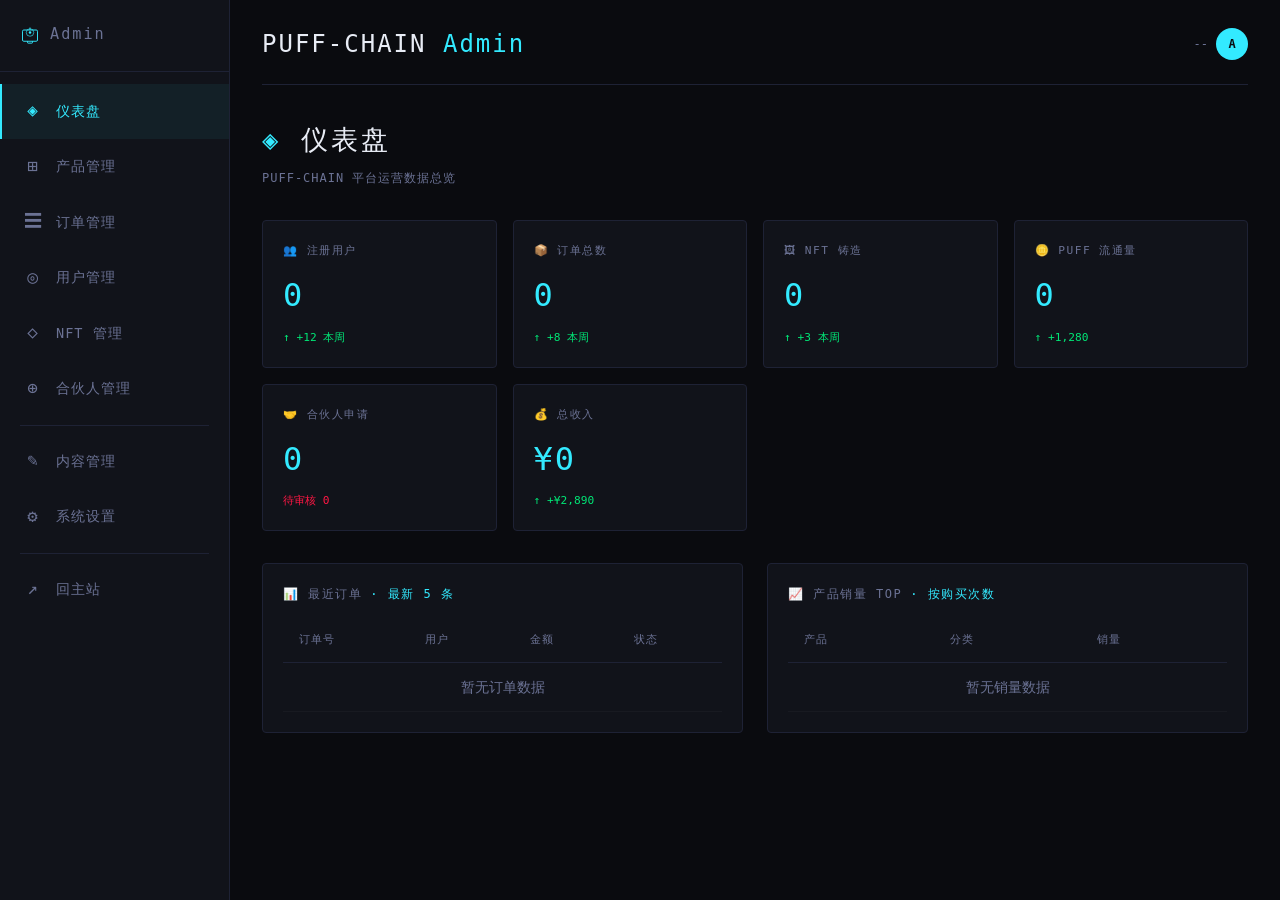
<file: admin/index.html>
﻿<!DOCTYPE html>
<html lang="zh-CN">
<head>
<meta charset="UTF-8">
<meta name="viewport" content="width=device-width, initial-scale=1.0">
<title>PUFF-CHAIN · Admin 后台管理</title>
<link rel="stylesheet" href="admin.css">
</head>
<body>
<div class="admin-layout">
  <aside class="sidebar">
    <div class="sidebar-header">
      <svg width="20" height="20" viewBox="0 0 32 32"><rect x="4" y="8" width="24" height="18" rx="2" fill="none" stroke="#33eaff" stroke-width="1.5"/><path d="M12 26v2a1 1 0 001 1h6a1 1 0 001-1v-2" fill="none" stroke="#33eaff" stroke-width="1.5"/><path d="M16 4v4" stroke="#33eaff" stroke-width="1.5"/><circle cx="16" cy="12" r="6" fill="none" stroke="#33eaff" stroke-width="1"/><circle cx="16" cy="12" r="2" fill="#33eaff"/></svg>
      <span>Admin</span>
    </div>
    <nav class="sidebar-nav">
      <a href="#" data-page="dashboard" class="active"><span class="icon">◈</span><span>仪表盘</span></a>
      <a href="#" data-page="products"><span class="icon">⊞</span><span>产品管理</span></a>
      <a href="#" data-page="orders"><span class="icon">☰</span><span>订单管理</span></a>
      <a href="#" data-page="users"><span class="icon">◎</span><span>用户管理</span></a>
      <a href="#" data-page="nft"><span class="icon">◇</span><span>NFT 管理</span></a>
      <a href="#" data-page="partners"><span class="icon">⊕</span><span>合伙人管理</span></a>
      <div class="divider"></div>
      <a href="#" data-page="content"><span class="icon">✎</span><span>内容管理</span></a>
      <a href="#" data-page="settings"><span class="icon">⚙</span><span>系统设置</span></a>
      <div class="divider"></div>
      <a href="../index.html" target="_blank"><span class="icon">↗</span><span>回主站</span></a>
    </nav>
  </aside>
  <div class="main-content">
    <div class="main-header">
      <h1>PUFF-CHAIN <span>Admin</span></h1>
      <div class="user-info">
        <span id="data-time">--</span>
        <div class="avatar">A</div>
      </div>
    </div>
    <div id="alert-area"></div>
    <!-- Dashboard -->
    <div id="page-dashboard" class="page active">
      <div class="page-title"><span>◈</span> 仪表盘</div>
      <div class="page-subtitle">PUFF-CHAIN 平台运营数据总览</div>
      <div class="stat-row" id="dash-stats">
        <div class="stat-card"><div class="label">👥 注册用户</div><div class="value" id="ds-users">0</div><div class="change up">↑ +12 本周</div></div>
        <div class="stat-card"><div class="label">📦 订单总数</div><div class="value" id="ds-orders">0</div><div class="change up">↑ +8 本周</div></div>
        <div class="stat-card"><div class="label">🖼 NFT 铸造</div><div class="value" id="ds-nfts">0</div><div class="change up">↑ +3 本周</div></div>
        <div class="stat-card"><div class="label">🪙 PUFF 流通量</div><div class="value" id="ds-puffs">0</div><div class="change up">↑ +1,280</div></div>
        <div class="stat-card"><div class="label">🤝 合伙人申请</div><div class="value" id="ds-partners">0</div><div class="change down">待审核 0</div></div>
        <div class="stat-card"><div class="label">💰 总收入</div><div class="value" id="ds-revenue">¥0</div><div class="change up">↑ +¥2,890</div></div>
      </div>
      <div class="grid-2">
        <div class="card">
          <div class="card-title">📊 最近订单 <span class="accent">· 最新 5 条</span></div>
          <div class="table-wrap"><table><thead><tr><th>订单号</th><th>用户</th><th>金额</th><th>状态</th></tr></thead><tbody id="dash-recent-orders"><tr><td colspan="4" style="text-align:center;color:var(--gray)">暂无订单数据</td></tr></tbody></table></div>
        </div>
        <div class="card">
          <div class="card-title">📈 产品销量 TOP <span class="accent">· 按购买次数</span></div>
          <div class="table-wrap"><table><thead><tr><th>产品</th><th>分类</th><th>销量</th></tr></thead><tbody id="dash-top-products"><tr><td colspan="3" style="text-align:center;color:var(--gray)">暂无销量数据</td></tr></tbody></table></div>
        </div>
      </div>
    </div>
    <!-- Products -->
    <div id="page-products" class="page">
      <div class="section-header">
        <div><div class="page-title"><span>⊞</span> 产品管理</div><div class="page-subtitle">管理 puff2earn.com 商店中的所有产品</div></div>
        <button class="btn btn-primary" onclick="openProductModal()">＋ 添加产品</button>
      </div>
      <div class="search-bar"><input type="text" id="prod-search" placeholder="搜索产品名称 / SKU..." oninput="renderProducts()"></div>
      <div class="tabs" id="prod-cat-tabs">
        <button class="tab-btn active" data-cat="all" onclick="switchProdCat('all')">全部</button>
        <button class="tab-btn" data-cat="一次性" onclick="switchProdCat('一次性')">一次性</button>
        <button class="tab-btn" data-cat="换弹" onclick="switchProdCat('换弹')">换弹</button>
        <button class="tab-btn" data-cat="注油" onclick="switchProdCat('注油')">注油</button>
        <button class="tab-btn" data-cat="烟油" onclick="switchProdCat('烟油')">烟油</button>
      </div>
      <div class="card"><div class="table-wrap"><table><thead><tr><th>ID</th><th>名称</th><th>分类</th><th>品牌</th><th>价格</th><th>库存</th><th>PUFF 奖励</th><th>状态</th><th>操作</th></tr></thead><tbody id="prod-table-body"></tbody></table></div></div>
    </div>
    <!-- Orders -->
    <div id="page-orders" class="page">
      <div class="section-header">
        <div><div class="page-title"><span>☰</span> 订单管理</div><div class="page-subtitle">查看和管理所有平台订单</div></div>
      </div>
      <div class="tabs" id="order-tabs">
        <button class="tab-btn active" data-o="all" onclick="switchOrderTab('all')">全部</button>
        <button class="tab-btn" data-o="pending" onclick="switchOrderTab('pending')">待处理</button>
        <button class="tab-btn" data-o="shipped" onclick="switchOrderTab('shipped')">已发货</button>
        <button class="tab-btn" data-o="completed" onclick="switchOrderTab('completed')">已完成</button>
        <button class="tab-btn" data-o="cancelled" onclick="switchOrderTab('cancelled')">已取消</button>
      </div>
      <div class="card"><div class="table-wrap"><table><thead><tr><th>订单号</th><th>用户</th><th>产品</th><th>数量</th><th>金额</th><th>PUFF</th><th>时间</th><th>状态</th><th>操作</th></tr></thead><tbody id="order-table-body"></tbody></table></div></div>
    </div>
    <!-- Users -->
    <div id="page-users" class="page">
      <div class="section-header">
        <div><div class="page-title"><span>◎</span> 用户管理</div><div class="page-subtitle">平台用户列表与数字资产管理</div></div>
      </div>
      <div class="search-bar"><input type="text" id="user-search" placeholder="搜索用户名 / 钱包地址..." oninput="renderUsers()"></div>
      <div class="card"><div class="table-wrap"><table><thead><tr><th>ID</th><th>用户名</th><th>邮箱</th><th>钱包</th><th>PUFF 余额</th><th>NFT</th><th>订单数</th><th>注册时间</th><th>操作</th></tr></thead><tbody id="user-table-body"></tbody></table></div></div>
    </div>
    <!-- NFT -->
    <div id="page-nft" class="page">
      <div class="section-header">
        <div><div class="page-title"><span>◇</span> NFT 管理</div><div class="page-subtitle">管理所有数字藏品与铸造配置</div></div>
        <button class="btn btn-primary" onclick="openNftModal()">＋ 添加 NFT</button>
      </div>
      <div class="card"><div class="table-wrap"><table><thead><tr><th>#</th><th>图标</th><th>名称</th><th>稀有度</th><th>估值</th><th>铸造费</th><th>总量</th><th>已铸</th><th>状态</th><th>操作</th></tr></thead><tbody id="nft-table-body"></tbody></table></div></div>
    </div>
    <!-- Partners -->
    <div id="page-partners" class="page">
      <div class="section-header">
        <div><div class="page-title"><span>⊕</span> 合伙人管理</div><div class="page-subtitle">审核与管理系统合伙人申请</div></div>
      </div>
      <div class="tabs" id="partner-tabs">
        <button class="tab-btn active" data-p="all" onclick="switchPartnerTab('all')">全部</button>
        <button class="tab-btn" data-p="pending" onclick="switchPartnerTab('pending')">待审核</button>
        <button class="tab-btn" data-p="approved" onclick="switchPartnerTab('approved')">已通过</button>
        <button class="tab-btn" data-p="rejected" onclick="switchPartnerTab('rejected')">已拒绝</button>
      </div>
      <div class="card"><div class="table-wrap"><table><thead><tr><th>ID</th><th>申请方</th><th>类型</th><th>联系</th><th>公司</th><th>时间</th><th>状态</th><th>操作</th></tr></thead><tbody id="partner-table-body"></tbody></table></div></div>
    </div>
    <!-- Content -->
    <div id="page-content" class="page">
      <div class="section-header">
        <div><div class="page-title"><span>✎</span> 内容管理</div><div class="page-subtitle">编辑 puff2earn.com 各板块文案（三语）</div></div>
      </div>
      <div class="tabs" id="content-tabs">
        <button class="tab-btn active" data-ct="hero" onclick="switchContentTab('hero')">Hero</button>
        <button class="tab-btn" data-ct="vision" onclick="switchContentTab('vision')">愿景</button>
        <button class="tab-btn" data-ct="eco" onclick="switchContentTab('eco')">生态</button>
        <button class="tab-btn" data-ct="partner-text" onclick="switchContentTab('partner-text')">合伙人</button>
      </div>
      <div class="card">
        <div id="content-editor">
          <div class="form-group">
            <label>语言</label>
            <select id="content-lang" onchange="loadContentEditor()">
              <option value="zh">简体中文</option>
              <option value="en">English</option>
              <option value="ko">한국어</option>
            </select>
          </div>
          <div id="content-fields"></div>
          <div class="form-actions">
            <button class="btn btn-outline" onclick="exportContentJson()">📋 导出 JSON</button>
            <button class="btn btn-primary" onclick="saveContent()">💾 保存内容</button>
          </div>
        </div>
      </div>
    </div>
    <!-- Settings -->
    <div id="page-settings" class="page">
      <div class="section-header">
        <div><div class="page-title"><span>⚙</span> 系统设置</div><div class="page-subtitle">后台系统配置与数据管理</div></div>
      </div>
      <div class="grid-2">
        <div class="card">
          <div class="card-title">🗄️ 数据管理</div>
          <div class="form-group">
            <label>初始化示例数据</label>
            <p style="color:var(--gray);font-size:0.7rem;margin-bottom:0.6rem;font-family:var(--mono)">导入 puff2earn.com 默认产品/NFT/用户数据到后台。</p>
            <button class="btn btn-primary btn-sm" onclick="initSampleData()">📥 载入示例数据</button>
          </div>
          <div class="form-group">
            <label>清除所有数据</label>
            <p style="color:var(--gray);font-size:0.7rem;margin-bottom:0.6rem;font-family:var(--mono)">清空后台所有 localStorage 数据。</p>
            <button class="btn btn-danger btn-sm" onclick="if(confirm('确定清除所有数据？')){clearAllData();}">🗑️ 清除数据</button>
          </div>
        </div>
        <div class="card">
          <div class="card-title">🌐 站点信息</div>
          <div class="form-group"><label>主站域名</label><input type="text" value="https://puff2earn.com" readonly></div>
          <div class="form-group"><label>当前版本</label><input type="text" value="v1.2 · Pre-Alpha" readonly></div>
          <div class="form-group"><label>数据存储</label><input type="text" value="localStorage (前端模拟)" readonly></div>
        </div>
      </div>
    </div>
  </div>
</div>
<!-- Product Modal -->
<div class="modal-overlay" id="product-modal">
  <div class="modal">
    <div class="modal-header"><h2 id="prod-modal-title">添加产品</h2><button class="close" onclick="closeModal('product-modal')">✕</button></div>
    <input type="hidden" id="prod-edit-id">
    <div class="form-row">
      <div class="form-group"><label>名称</label><input type="text" id="prod-name" placeholder="输入产品名称"></div>
      <div class="form-group"><label>品牌</label><input type="text" id="prod-brand" placeholder="如 ELFBAR"></div>
    </div>
    <div class="form-row">
      <div class="form-group"><label>分类</label><select id="prod-cat"><option value="一次性">一次性</option><option value="换弹">换弹</option><option value="注油">注油</option><option value="烟油">烟油</option></select></div>
      <div class="form-group"><label>价格 (¥)</label><input type="number" id="prod-price" placeholder="0"></div>
    </div>
    <div class="form-row">
      <div class="form-group"><label>库存</label><input type="number" id="prod-stock" placeholder="0"></div>
      <div class="form-group"><label>PUFF 奖励</label><input type="number" id="prod-puff" placeholder="0"></div>
    </div>
    <div class="form-group"><label>描述</label><textarea id="prod-desc" placeholder="产品描述"></textarea></div>
    <div class="form-group"><label>SKU</label><input type="text" id="prod-sku" placeholder="如 PUFF-X1"></div>
    <div class="form-actions">
      <button class="btn btn-outline" onclick="closeModal('product-modal')">取消</button>
      <button class="btn btn-primary" onclick="saveProduct()">保存</button>
    </div>
  </div>
</div>
<!-- NFT Modal -->
<div class="modal-overlay" id="nft-modal">
  <div class="modal">
    <div class="modal-header"><h2 id="nft-modal-title">添加 NFT</h2><button class="close" onclick="closeModal('nft-modal')">✕</button></div>
    <input type="hidden" id="nft-edit-id">
    <div class="form-row">
      <div class="form-group"><label>名称</label><input type="text" id="nft-name" placeholder="NFT 名称"></div>
      <div class="form-group"><label>图标</label><input type="text" id="nft-icon" placeholder="☁️"></div>
    </div>
    <div class="form-row">
      <div class="form-group"><label>稀有度</label><select id="nft-rarity"><option value="common">Common</option><option value="rare">Rare</option><option value="epic">Epic</option></select></div>
      <div class="form-group"><label>估值 (PUFF)</label><input type="number" id="nft-value" placeholder="80"></div>
    </div>
    <div class="form-row">
      <div class="form-group"><label>铸造费 (PUFF)</label><input type="number" id="nft-mint-cost" placeholder="50"></div>
      <div class="form-group"><label>最大供应</label><input type="number" id="nft-supply" placeholder="100"></div>
    </div>
    <div class="form-actions">
      <button class="btn btn-outline" onclick="closeModal('nft-modal')">取消</button>
      <button class="btn btn-primary" onclick="saveNft()">保存</button>
    </div>
  </div>
</div>

<script>
const DB_KEY = 'puff-admin-data';
function getDB(){try{const d=localStorage.getItem(DB_KEY);return d?JSON.parse(d):defaultDB()}catch{return defaultDB()}}
function saveDB(db){localStorage.setItem(DB_KEY,JSON.stringify(db))}
function defaultDB(){return{products:[],orders:[],users:[],nfts:[],partners:[],nextId:{product:1,order:1001,user:1,nft:101,partner:1}}}

function initSampleData(){
  const db=getDB();const now=new Date().toISOString();
  db.products=[
    {id:1,name:'ELFBAR BC5000',brand:'ELFBAR',cat:'一次性',price:158,stock:200,puffReward:30,sku:'ELFBAR-BC5',desc:'5000口一次性电子烟'},
    {id:2,name:'SMOK Novo 5',brand:'SMOK',cat:'一次性',price:129,stock:180,puffReward:25,sku:'SMOK-N5',desc:'SMOK 最新一次性产品'},
    {id:3,name:'VAPORESSO XROS 3',brand:'VAPORESSO',cat:'一次性',price:139,stock:150,puffReward:28,sku:'VPR-X3',desc:'高性能一次性'},
    {id:4,name:'UWELL Caliburn A3',brand:'UWELL',cat:'一次性',price:89,stock:250,puffReward:18,sku:'UWELL-A3',desc:'经典小烟'},
    {id:5,name:'GeekVape Wenax Q',brand:'GeekVape',cat:'换弹',price:79,stock:120,puffReward:16,sku:'GK-WQ',desc:'入门级换弹'},
    {id:6,name:'Voopoo Argus G',brand:'VOOPOO',cat:'换弹',price:99,stock:100,puffReward:20,sku:'VP-AG',desc:'Argus 系列'},
    {id:7,name:'Innokin Jem',brand:'Innokin',cat:'换弹',price:89,stock:90,puffReward:18,sku:'IN-JEM',desc:'轻巧换弹'},
    {id:8,name:'Lost Vape Ursa Nano',brand:'Lost Vape',cat:'换弹',price:129,stock:70,puffReward:26,sku:'LV-UN',desc:'Ursa 迷你'},
    {id:9,name:'Vaporesso Gen PT60',brand:'VAPORESSO',cat:'注油',price:199,stock:60,puffReward:40,sku:'VPR-GPT60',desc:'注油套装'},
    {id:10,name:'Smok Nord 5',brand:'SMOK',cat:'注油',price:149,stock:80,puffReward:30,sku:'SMOK-N5O',desc:'Nord 5'},
    {id:11,name:'Freemax Maxus',brand:'Freemax',cat:'注油',price:179,stock:50,puffReward:36,sku:'FM-MAX',desc:'Maxus 旗舰'},
    {id:12,name:'Voopoo Drag X',brand:'VOOPOO',cat:'注油',price:169,stock:65,puffReward:34,sku:'VP-DX',desc:'Drag X'},
    {id:13,name:'Naked 100',brand:'Naked 100',cat:'烟油',price:89,stock:300,puffReward:15,sku:'NK-100',desc:'30ml'},
    {id:14,name:'Dinner Lady',brand:'Dinner Lady',cat:'烟油',price:79,stock:280,puffReward:13,sku:'DL-LADY',desc:'经典烟油'},
    {id:15,name:'Puff Chain X1',brand:'PUFF-CHAIN',cat:'烟油',price:69,stock:500,puffReward:20,sku:'PCH-X1',desc:'联名烟油'},
    {id:16,name:'Juice Head',brand:'Juice Head',cat:'烟油',price:85,stock:200,puffReward:14,sku:'JH-HEAD',desc:'冰爽烟油'}
  ];
  db.nfts=[
    {id:101,name:'Genesis Cloud',icon:'☁️',rarity:'rare',value:80,mintCost:50,maxSupply:500,minted:2,enabled:true},
    {id:102,name:'Cyber Wave',icon:'🌊',rarity:'common',value:30,mintCost:50,maxSupply:1000,minted:5,enabled:true},
    {id:103,name:'Neon Drop',icon:'💧',rarity:'epic',value:200,mintCost:50,maxSupply:100,minted:0,enabled:true},
    {id:104,name:'PUFF-X1',icon:'🔷',rarity:'common',value:30,mintCost:50,maxSupply:1000,minted:3,enabled:true},
    {id:105,name:'Vape Aura',icon:'✨',rarity:'rare',value:80,mintCost:50,maxSupply:500,minted:1,enabled:true},
    {id:106,name:'Block Vapor',icon:'🧊',rarity:'common',value:30,mintCost:50,maxSupply:1000,minted:0,enabled:true},
    {id:107,name:'Vapor Ghost',icon:'👻',rarity:'epic',value:200,mintCost:50,maxSupply:100,minted:0,enabled:true},
    {id:108,name:'Pixel Puff',icon:'🎮',rarity:'rare',value:80,mintCost:50,maxSupply:500,minted:0,enabled:true},
    {id:109,name:'Chain Link',icon:'🔗',rarity:'common',value:30,mintCost:50,maxSupply:1000,minted:0,enabled:true}
  ];
  db.users=[
    {id:1,username:'vapor_king',email:'vapor@example.com',wallet:'0x1a2b3c4d5e6f7a8b9c0d1e2f3a4b5c6d7e8f9a0b',puffs:1284,nftCount:1,orderCount:3,registered:'2026-05-01T08:30:00Z'},
    {id:2,username:'sky_puffer',email:'sky@example.com',wallet:'0x2b3c4d5e6f7a8b9c0d1e2f3a4b5c6d7e8f9a0b1c',puffs:520,nftCount:0,orderCount:1,registered:'2026-05-15T10:00:00Z'},
    {id:3,username:'neon_dream',email:'neon@example.com',wallet:'0x3c4d5e6f7a8b9c0d1e2f3a4b5c6d7e8f9a0b1c2d',puffs:2100,nftCount:3,orderCount:5,registered:'2026-04-20T14:20:00Z'}
  ];
  db.orders=[];
  for(let i=0;i<12;i++){
    const p=db.products[Math.floor(Math.random()*db.products.length)];
    const qty=1+Math.floor(Math.random()*3);
    const user=db.users[Math.floor(Math.random()*db.users.length)];
    const ss=['pending','shipped','completed','pending','completed','shipped','completed'];
    const d=new Date();d.setDate(d.getDate()-Math.floor(Math.random()*30));
    db.orders.push({id:1001+i,userId:user.id,userName:user.username,productName:p.name,productId:p.id,qty:qty,amount:p.price*qty,puffReward:p.puffReward*qty,status:ss[Math.floor(Math.random()*ss.length)],createdAt:d.toISOString()});
  }
  db.partners=[
    {id:1,name:'雾化新势力',type:'区域合伙人',contact:'张经理 13800138000',company:'雾化新势力科技',status:'pending',createdAt:'2026-06-10T09:00:00Z'},
    {id:2,name:'Cloud Vape',type:'品牌合作方',contact:'contact@cloudvape.com',company:'Cloud Vape Inc.',status:'approved',createdAt:'2026-05-28T11:30:00Z'},
    {id:3,name:'VaporNode',type:'节点合伙人',contact:'node@vapornode.io',company:'VaporNode DAO',status:'pending',createdAt:'2026-06-20T16:00:00Z'},
    {id:4,name:'电子烟之家',type:'区域合伙人',contact:'李生 13912345678',company:'电子烟之家',status:'rejected',createdAt:'2026-05-15T08:00:00Z'}
  ];
  db.nextId={product:17,order:1013,user:4,nft:110,partner:5};
  saveDB(db);renderAll();showAlert('✅ 示例数据已加载！','success');
}
function clearAllData(){localStorage.removeItem(DB_KEY);renderAll();showAlert('🗑️ 所有数据已清除','info')}
function showAlert(m,t){const a=document.getElementById('alert-area');a.innerHTML='<div class=\"alert '+t+'\">'+m+'</div>';setTimeout(()=>a.innerHTML='',4000)}

// Navigation
document.querySelectorAll('.sidebar-nav a[data-page]').forEach(a=>{a.addEventListener('click',e=>{e.preventDefault();document.querySelectorAll('.sidebar-nav a').forEach(x=>x.classList.remove('active'));a.classList.add('active');document.querySelectorAll('.page').forEach(p=>p.classList.remove('active'));document.getElementById('page-'+a.dataset.page).classList.add('active');renderAll()})})

// Dashboard
function renderDashboard(){
  const db=getDB();
  document.getElementById('ds-users').textContent=db.users.length;
  document.getElementById('ds-orders').textContent=db.orders.length;
  document.getElementById('ds-nfts').textContent=db.nfts.reduce((s,n)=>s+n.minted,0);
  document.getElementById('ds-puffs').textContent=db.users.reduce((s,u)=>s+u.puffs,0).toLocaleString();
  document.getElementById('ds-partners').textContent=db.partners.length;
  document.getElementById('ds-partners').parentElement.querySelector('.change').innerHTML='待审核 '+db.partners.filter(p=>p.status==='pending').length;
  document.getElementById('ds-revenue').textContent='¥'+db.orders.reduce((s,o)=>s+o.amount,0).toLocaleString();
  const recent=[...db.orders].sort((a,b)=>new Date(b.createdAt)-new Date(a.createdAt)).slice(0,5);
  const rt=document.getElementById('dash-recent-orders');
  if(!recent.length)rt.innerHTML='<tr><td colspan=\"4\" style=\"text-align:center;color:var(--gray)\">暂无订单数据</td></tr>';
  else rt.innerHTML=recent.map(o=>'<tr><td>#'+o.id+'</td><td>'+o.userName+'</td><td>¥'+o.amount+'</td><td><span class=\"badge '+(o.status==='completed'?'green':o.status==='shipped'?'cyan':o.status==='pending'?'orange':'red')+'\">'+(o.status==='completed'?'已完成':o.status==='shipped'?'已发货':o.status==='pending'?'待处理':'已取消')+'</span></td></tr>').join('');
  const pc={};db.orders.forEach(o=>{pc[o.productName]=(pc[o.productName]||0)+o.qty});
  const sorted=Object.entries(pc).sort((a,b)=>b[1]-a[1]).slice(0,5);
  const pt=document.getElementById('dash-top-products');
  if(!sorted.length)pt.innerHTML='<tr><td colspan=\"3\" style=\"text-align:center;color:var(--gray)\">暂无销量数据</td></tr>';
  else pt.innerHTML=sorted.map(([n,c])=>{const p=db.products.find(x=>x.name===n);return '<tr><td>'+n+'</td><td>'+(p?p.cat:'-')+'</td><td>'+c+'</td></tr>'}).join('');
}

// Products
let prodFilterCat='all';
function switchProdCat(c){prodFilterCat=c;document.querySelectorAll('#prod-cat-tabs .tab-btn').forEach(b=>b.classList.toggle('active',b.dataset.cat===c));renderProducts()}
function renderProducts(){
  const db=getDB();const q=(document.getElementById('prod-search').value||'').toLowerCase();
  let f=db.products.filter(p=>(prodFilterCat==='all'||p.cat===prodFilterCat)&&(!q||p.name.toLowerCase().includes(q)||p.sku.toLowerCase().includes(q)));
  const tb=document.getElementById('prod-table-body');
  if(!f.length){tb.innerHTML='<tr><td colspan=\"9\" style=\"text-align:center;color:var(--gray)\">暂无产品</td></tr>';return}
  tb.innerHTML=f.map(p=>'<tr><td>'+p.id+'</td><td style=\"color:var(--cyan)\">'+p.name+'</td><td>'+p.cat+'</td><td>'+p.brand+'</td><td>¥'+p.price+'</td><td>'+p.stock+'</td><td>+'+p.puffReward+'</td><td><span class=\"badge '+(p.stock>10?'green':p.stock>0?'orange':'red')+'\">'+(p.stock>10?'在售':p.stock>0?'低库存':'缺货')+'</span></td><td><button class=\"btn btn-outline btn-sm\" onclick=\"editProduct('+p.id+')\">✎</button><button class=\"btn btn-danger btn-sm\" onclick=\"deleteProduct('+p.id+')\">✕</button></td></tr>').join('')
}
function openProductModal(d){document.getElementById('product-modal').classList.add('show');document.getElementById('prod-modal-title').textContent=d?'编辑产品':'添加产品';document.getElementById('prod-edit-id').value=d?d.id:'';document.getElementById('prod-name').value=d?d.name:'';document.getElementById('prod-brand').value=d?d.brand:'';document.getElementById('prod-cat').value=d?d.cat:'一次性';document.getElementById('prod-price').value=d?d.price:'';document.getElementById('prod-stock').value=d?d.stock:'';document.getElementById('prod-puff').value=d?d.puffReward:'';document.getElementById('prod-desc').value=d?d.desc:'';document.getElementById('prod-sku').value=d?d.sku:''}
function editProduct(id){const db=getDB();const p=db.products.find(x=>x.id===id);if(p)openProductModal(p)}
function saveProduct(){const db=getDB();const eid=document.getElementById('prod-edit-id').value;const d={name:document.getElementById('prod-name').value.trim(),brand:document.getElementById('prod-brand').value.trim(),cat:document.getElementById('prod-cat').value,price:parseInt(document.getElementById('prod-price').value)||0,stock:parseInt(document.getElementById('prod-stock').value)||0,puffReward:parseInt(document.getElementById('prod-puff').value)||0,desc:document.getElementById('prod-desc').value.trim(),sku:document.getElementById('prod-sku').value.trim()};if(!d.name){showAlert('请输入产品名称','error');return}if(eid){const idx=db.products.findIndex(p=>p.id==parseInt(eid));if(idx>-1)db.products[idx]={...db.products[idx],...d}}else{d.id=db.nextId.product++;db.products.push(d)}saveDB(db);closeModal('product-modal');renderProducts();showAlert('✅ 已保存','success')}
function deleteProduct(id){if(!confirm('确定删除？'))return;const db=getDB();db.products=db.products.filter(p=>p.id!==id);saveDB(db);renderProducts();showAlert('🗑️ 已删除','info')}
</script>
</body>
</html>
</file>
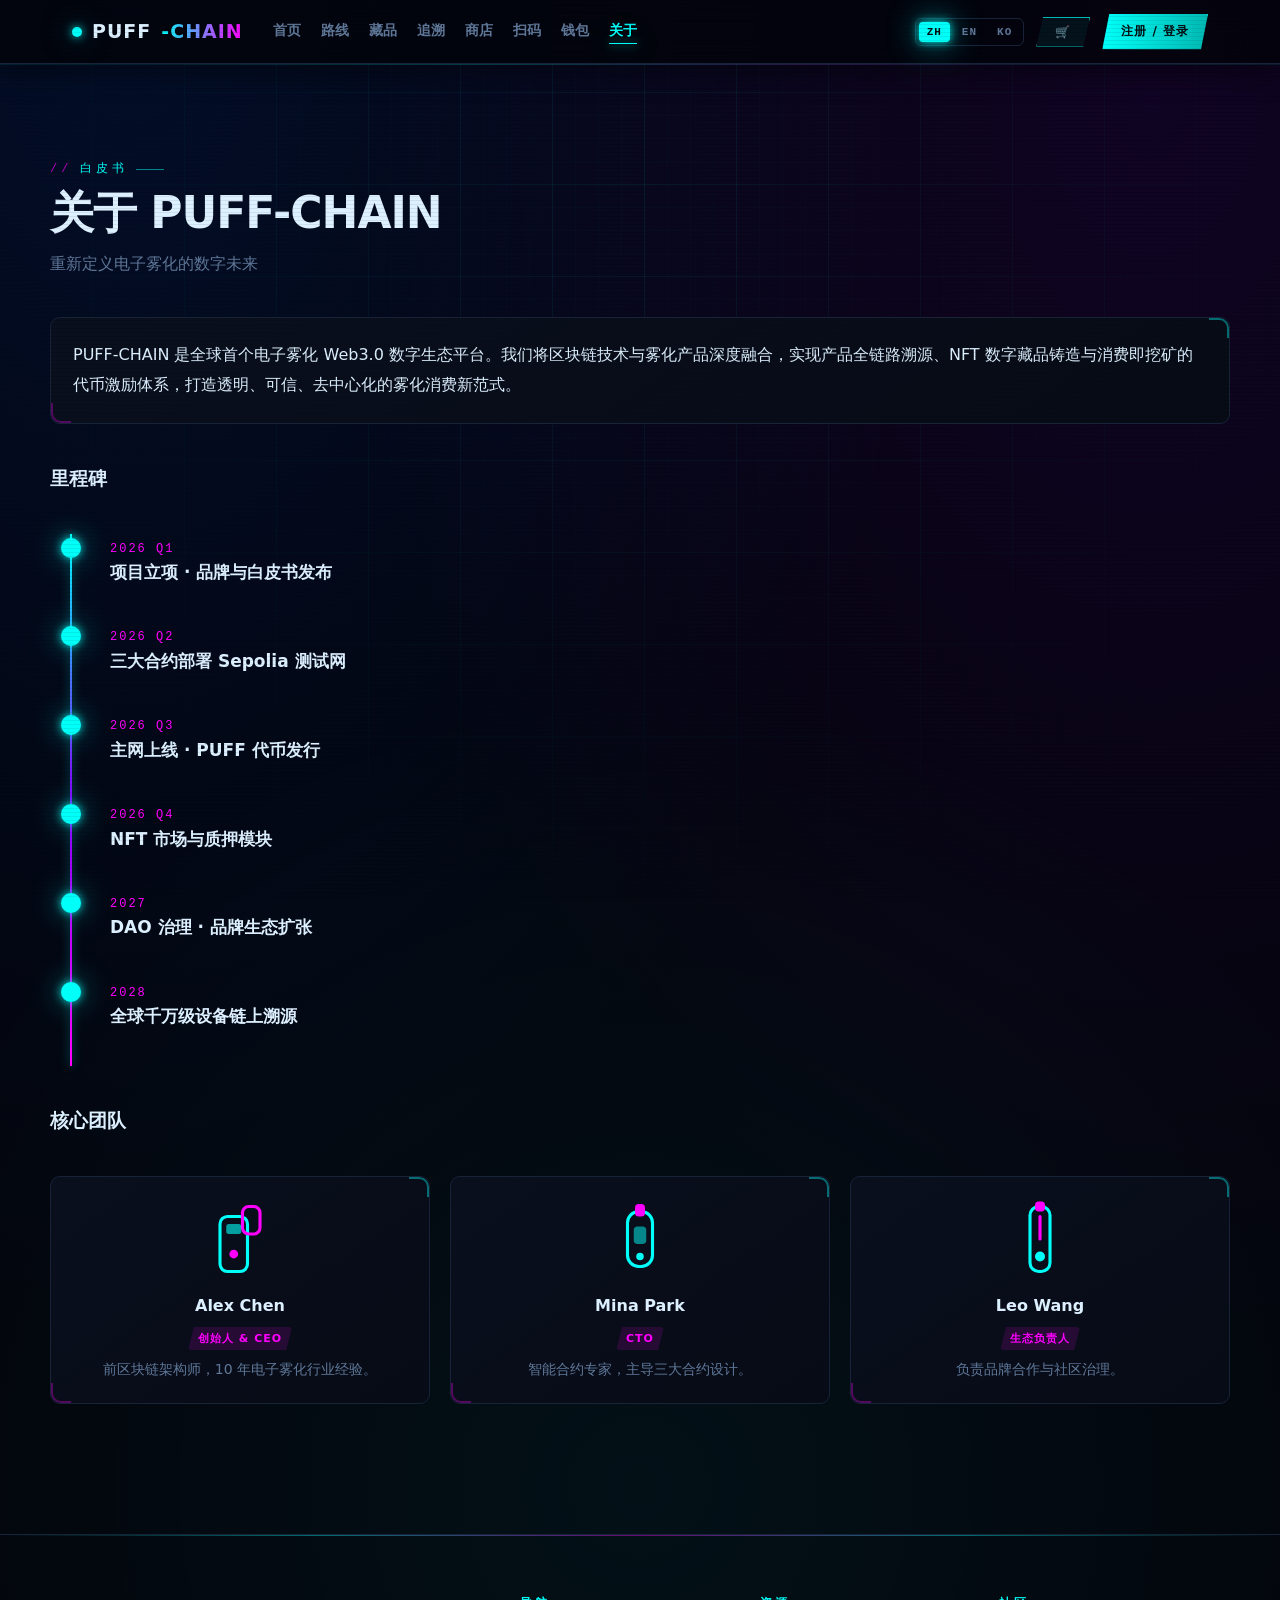
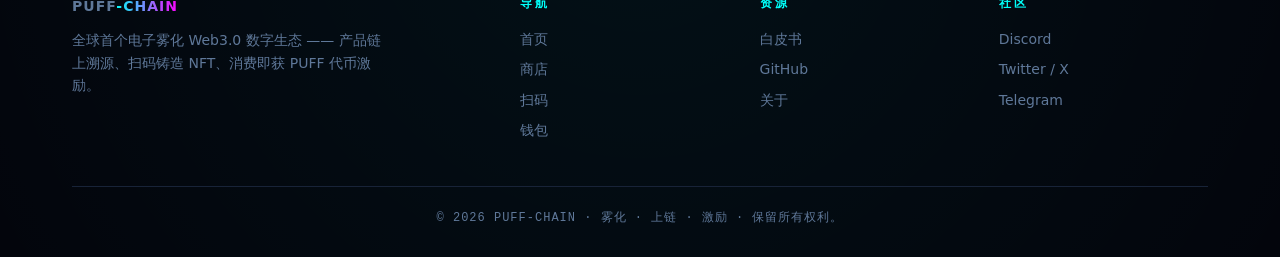
<file: about.html>
<!DOCTYPE html>
<html lang="zh-CN">
<head>
<meta charset="UTF-8">
<meta name="viewport" content="width=device-width, initial-scale=1.0">
<title>关于 · PUFF-CHAIN 白皮书</title>
<meta name="description" content="了解 PUFF-CHAIN：全球首个电子雾化 Web3.0 数字生态的愿景、里程碑与核心团队。">
<link rel="stylesheet" href="style.css">
<link rel="icon" href="data:image/svg+xml,<svg xmlns='http://www.w3.org/2000/svg' viewBox='0 0 32 32'><circle cx='16' cy='16' r='10' fill='%2300fff9'/></svg>">
</head>
<body>
<header id="nav"></header>

<section class="section wrap">
  <span class="section-tag" data-i18n="foot_about">白皮书</span>
  <h2 class="section-title" data-i18n="ab_title">关于 PUFF-CHAIN</h2>
  <p class="section-sub" data-i18n="ab_sub"></p>
  <div class="card mt40"><p data-i18n="ab_intro" style="font-size:16px;line-height:1.9"></p></div>

  <h3 class="mt40" data-i18n="ab_milestone">里程碑</h3>
  <div class="timeline mt40" id="milestones"></div>

  <h3 class="mt40" data-i18n="ab_team">核心团队</h3>
  <div class="grid g3 mt40" id="team"></div>
</section>

<footer id="footer"></footer>

<script src="i18n.js"></script>
<script src="data.js"></script>
<script src="app.js"></script>
<script>
const { renderNav, renderFooter } = PuffApp;
renderNav("nav_about"); renderFooter();

const MILE = [
  { when: "2026 Q1", k: ["项目立项 · 品牌与白皮书发布","Inception · brand & whitepaper","프로젝트 시작 · 브랜드 및 백서"] },
  { when: "2026 Q2", k: ["三大合约部署 Sepolia 测试网","3 contracts deployed to Sepolia","3개 컨트랙트 Sepolia 배포"] },
  { when: "2026 Q3", k: ["主网上线 · PUFF 代币发行","Mainnet · PUFF token issuance","메인넷 · PUFF 토큰 발행"] },
  { when: "2026 Q4", k: ["NFT 市场与质押模块","NFT marketplace & staking","NFT 마켓 및 스테이킹"] },
  { when: "2027",    k: ["DAO 治理 · 品牌生态扩张","DAO governance · ecosystem growth","DAO 거버넌스 · 생태계 확장"] },
  { when: "2028",    k: ["全球千万级设备链上溯源","10M+ devices traced globally","글로벌 천만 대 추적"] },
];
const TEAM = [
  { name: "Alex Chen", role: ["创始人 & CEO","Founder & CEO","창립자 & CEO"], bio: ["前区块链架构师，10 年电子雾化行业经验。","Ex-blockchain architect, 10y in vaping industry.","전 블록체인 아키텍트, 전자담배 업계 10년."], svg: "mod" },
  { name: "Mina Park", role: ["CTO","CTO","CTO"], bio: ["智能合约专家，主导三大合约设计。","Smart-contract expert leading all 3 contracts.","스마트 컨트랙트 전문가, 3개 컨트랙트 설계."], svg: "pod" },
  { name: "Leo Wang", role: ["生态负责人","Head of Ecosystem","생태계 책임자"], bio: ["负责品牌合作与社区治理。","Leads brand partnerships & community.","브랜드 파트너십 및 커뮤니티 담당."], svg: "bar" },
];

function render() {
  const L = PuffI18n.lang === "zh" ? 0 : PuffI18n.lang === "en" ? 1 : 2;
  document.getElementById("milestones").innerHTML = MILE.map(m =>
    `<div class="tl-item done"><div class="dot"></div><span class="when">${m.when}</span><h4>${m.k[L]}</h4></div>`).join("");
  document.getElementById("team").innerHTML = TEAM.map(t =>
    `<div class="card center"><div class="ci-pic" style="width:80px;height:80px;border-radius:50%;margin:0 auto 14px">${PuffData.icon(t.svg)}</div>
      <h4>${t.name}</h4><p class="badge mag" style="margin:8px 0">${t.role[L]}</p>
      <p style="color:var(--muted);font-size:14px">${t.bio[L]}</p></div>`).join("");
}
render();
document.addEventListener("langchange", render);
</script>
</body>
</html>
</file>
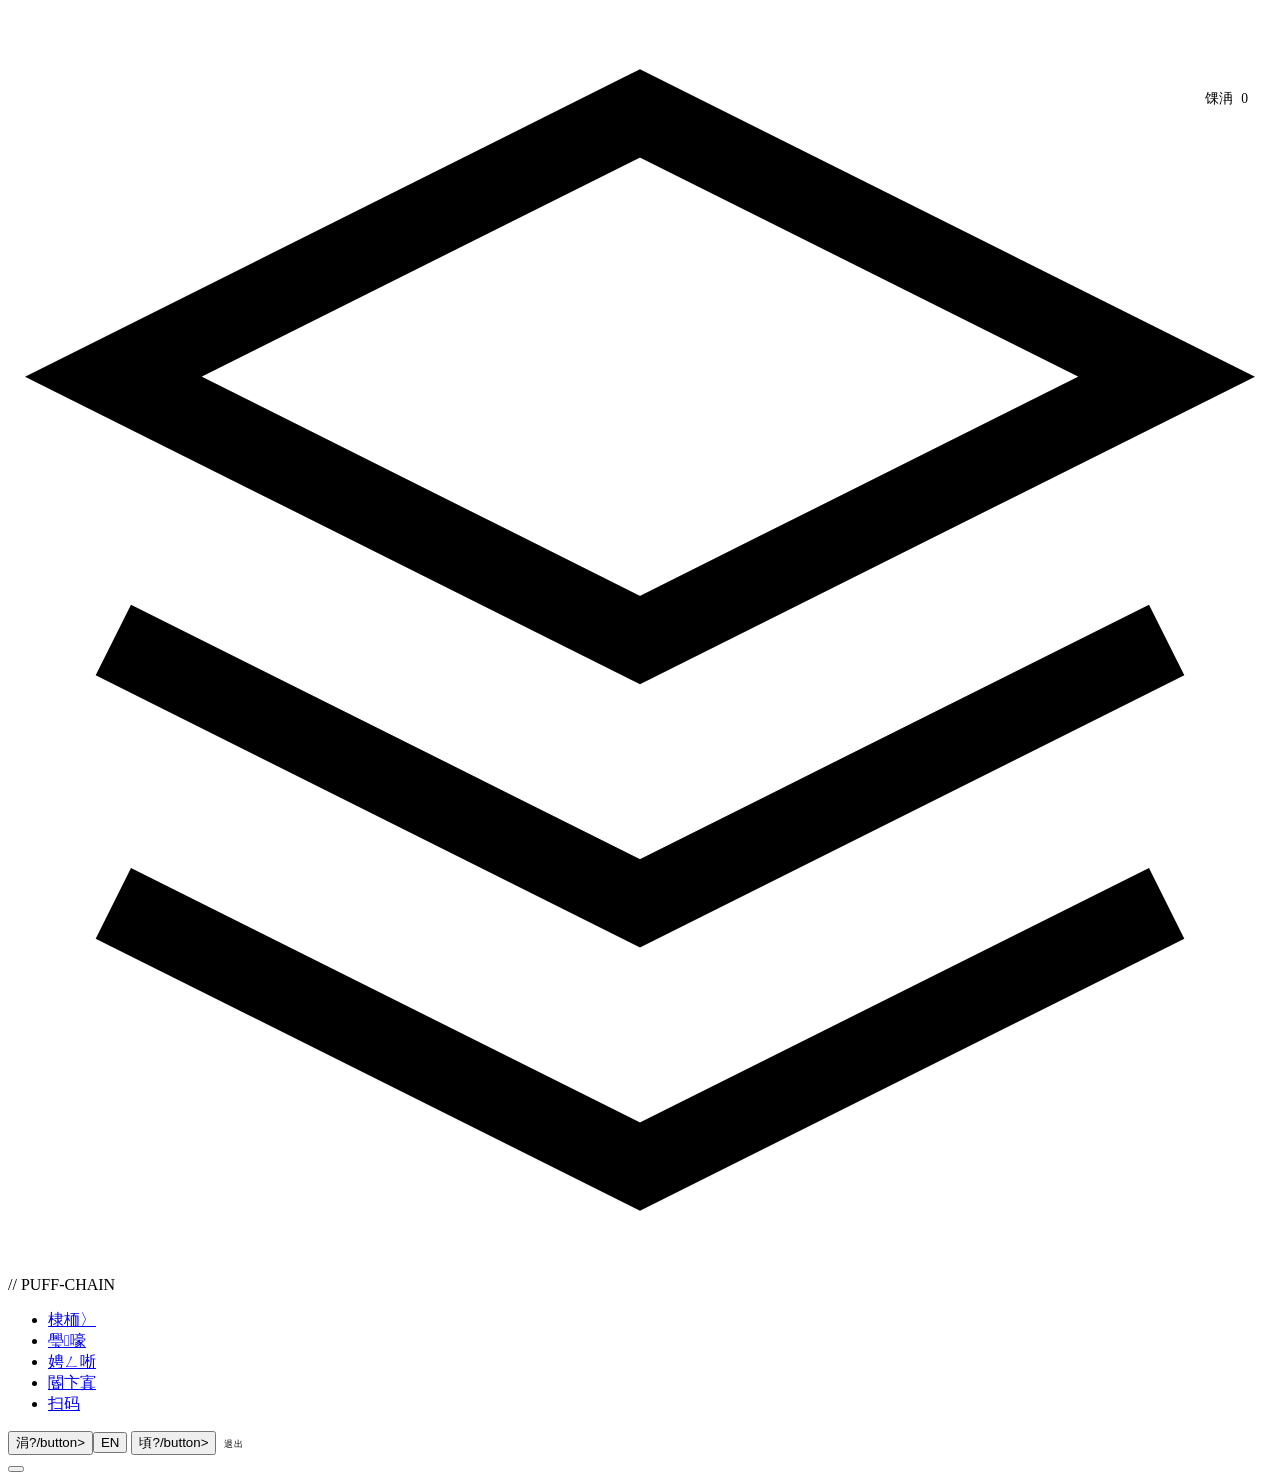
<file: store.html>
<!DOCTYPE html>
<html lang="zh-CN">
<head>
<meta charset="UTF-8" />
<meta name="viewport" content="width=device-width,initial-scale=1.0" />
<title>PUFF-CHAIN 路 鍟嗗簵</title>
<meta name="description" content="选购 PUFF-CHAIN 平台电子烟产品，支持购物车结算，下单即得 PUFF 代币奖励。"stylesheet" href="style.css" />
<style>
.cart-wrap{position:fixed;top:80px;right:1rem;z-index:100}
.cart-btn{background:var(--surface);border:1px solid var(--border);border-radius:4px;padding:0.6rem 1rem;cursor:pointer;font-family:var(--mono);font-size:0.85rem;color:var(--cyan);display:flex;align-items:center;gap:8px;transition:border-color .25s}
.cart-btn:hover{border-color:var(--cyan)}
.cart-badge{background:var(--pink);color:var(--white);border-radius:50%;width:20px;height:20px;font-size:0.6rem;display:flex;align-items:center;justify-content:center}
.cart-panel{display:none;position:fixed;top:130px;right:1rem;width:380px;max-height:70vh;background:var(--surface);border:1px solid var(--border);border-radius:4px;z-index:101;overflow-y:auto;padding:1rem}
.cart-panel.show{display:block;animation:fd .2s}
@keyframes fd{from{opacity:0;transform:translateY(-8px)}to{opacity:1;transform:translateY(0)}}
.cart-panel h3{font-family:var(--mono);font-weight:400;font-size:0.9rem;letter-spacing:1px;margin-bottom:0.8rem;padding-bottom:0.5rem;border-bottom:1px solid var(--border)}
.cart-item{display:flex;align-items:center;gap:10px;padding:0.6rem 0;border-bottom:1px solid rgba(255,255,255,0.03)}
.cart-item:last-child{border:none}
.cart-item .ci-name{flex:1;font-family:var(--mono);font-size:0.8rem;color:var(--white)}
.cart-item .ci-qty{display:flex;align-items:center;gap:6px}
.cart-item .ci-qty button{background:var(--surface2);border:1px solid var(--border);color:var(--cyan);width:26px;height:26px;border-radius:2px;cursor:pointer;font-size:0.9rem}
.cart-item .ci-qty span{font-family:var(--mono);font-size:0.85rem;color:var(--white);min-width:20px;text-align:center}
.cart-item .ci-price{font-family:var(--mono);font-size:0.8rem;color:var(--cyan);min-width:60px;text-align:right}
.cart-item .ci-remove{background:none;border:none;color:var(--gray);cursor:pointer;font-size:0.9rem;padding:4px}
.cart-item .ci-remove:hover{color:var(--red)}
.cart-total{display:flex;justify-content:space-between;padding:0.8rem 0 0.5rem;font-family:var(--mono);font-size:0.95rem;border-top:1px solid var(--border);margin-top:0.5rem}
.cart-total span:last-child{color:var(--cyan)}
.cart-actions{display:flex;gap:8px;margin-top:0.5rem}
.cart-actions .btn{flex:1;text-align:center}
.bb.buying{opacity:0.5;pointer-events:none}
.ov{display:none;position:fixed;inset:0;background:rgba(0,0,0,0.6);z-index:105;align-items:center;justify-content:center}
.ov.show{display:flex}
.checkout-card{background:var(--surface);border:1px solid var(--border);border-radius:6px;width:90%;max-width:480px;padding:1.5rem;animation:fd .2s}
.checkout-card h2{font-family:var(--mono);font-weight:300;font-size:1.1rem;letter-spacing:2px;margin-bottom:1rem}
.checkout-card h2 span{color:var(--cyan)}
.ck-summary{font-family:var(--mono);font-size:0.78rem;margin-bottom:1rem;padding:0.8rem;background:var(--surface2);border:1px solid var(--border);border-radius:3px}
.ck-summary .ck-row{display:flex;justify-content:space-between;padding:0.3rem 0}
.ck-summary .ck-row.total{color:var(--cyan);font-size:0.9rem;border-top:1px solid var(--border);padding-top:0.5rem;margin-top:0.3rem}
.ck-form .fg{margin-bottom:0.8rem}
.ck-form .fg label{display:block;font-family:var(--mono);font-size:0.7rem;color:var(--gray);margin-bottom:0.2rem}
.ck-form .fg input{width:100%;padding:0.6rem 0.8rem;background:var(--surface2);border:1px solid var(--border);border-radius:3px;color:var(--white);font-family:var(--mono);font-size:0.8rem;outline:none}
.ck-form .fg input:focus{border-color:var(--cyan)}
.ck-actions{display:flex;gap:8px;margin-top:1rem;padding-top:0.8rem;border-top:1px solid var(--border)}
.ck-actions .btn{flex:1;text-align:center}
.ck-success{text-align:center;padding:2rem 1rem}
.ck-success .icon{font-size:3rem;margin-bottom:0.8rem}
.ck-success h3{font-family:var(--mono);font-weight:300;font-size:1.2rem;margin-bottom:0.5rem}
.ck-success h3 span{color:var(--cyan)}
.ck-success p{font-family:var(--mono);font-size:0.78rem;color:var(--gray);margin-bottom:0.5rem}
@media(max-width:768px){
  .cart-panel{width:calc(100vw - 2rem);right:1rem;top:120px}
  .cart-wrap{right:0.5rem}
}
.notif{position:fixed;top:90px;right:1rem;background:var(--surface);border:1px solid var(--green);border-radius:4px;padding:0.6rem 1rem;font-family:var(--mono);font-size:0.75rem;color:var(--green);z-index:200;animation:fd .2s;display:none}
.notif.show{display:block}
.sg .pdc .pv svg{width:60px;height:60px;display:block}
</style>
</head>
<body>

<div id="notif" class="notif"></div>

<script id="i18n-store" type="application/json">{"zh":{"st_all":"全部","st_cat1":"一次性","st_cat2":"换弹","st_cat3":"注油","st_cat4":"烟油","st_b":"购买","st_brands":"品牌列表","st_cart":"购物车","st_empty":"购物车为空","st_total":"合计","st_checkout":"去结算","st_close":"关闭","st_pay":"提交订单","st_name":"收货人","st_phone":"手机号","st_addr":"收货地址","st_confirm":"确认下单","st_ok":"下单成功","st_puff":"获得 PUFF 奖励","st_pts":"积分","st_disc":"折扣","st_alert_cart":"已添加到购物车","st_alert_order":"订单已提交","st_alert_login":"请先登录","st_order_title":"我的订单","st_order_id":"订单号","st_order_date":"日期","st_order_status":"状态","st_order_pending":"待处理","st_order_shipped":"已发货","st_order_delivered":"已送达","st_order_cancelled":"已取消","st_loading":"加载中...","st_nav_home":"首页","st_nav_shop":"商店","st_nav_wallet":"钱包","st_nav_register":"注册/登录","st_add_cart":"加入购物车","st_remove":"移除","st_quantity":"数量","st_subtotal":"小计","st_promo":"优惠码","st_apply":"使用","st_promo_placeholder":"输入优惠码","st_cart_panel":"购物车面板","st_nav_user":"用户","st_nav_logout":"退出","st_nav_admin":"管理"},"en":{"st_all":"All","st_cat1":"Disposable","st_cat2":"Pod","st_cat3":"Refillable","st_cat4":"E-Liquid","st_b":"Buy","st_brands":"Brands","st_cart":"Cart","st_empty":"Cart is empty","st_total":"Total","st_checkout":"Checkout","st_close":"Close","st_pay":"Submit Order","st_name":"Receiver","st_phone":"Phone","st_addr":"Address","st_confirm":"Confirm","st_ok":"Order Placed","st_puff":"PUFF Rewards Earned","st_pts":"Points","st_disc":"Discount","st_alert_cart":"Added to cart","st_alert_order":"Order submitted","st_alert_login":"Please login first","st_order_title":"My Orders","st_order_id":"Order #","st_order_date":"Date","st_order_status":"Status","st_order_pending":"Pending","st_order_shipped":"Shipped","st_order_delivered":"Delivered","st_order_cancelled":"Cancelled","st_loading":"Loading...","st_nav_home":"Home","st_nav_shop":"Shop","st_nav_wallet":"Wallet","st_nav_register":"Sign Up","st_add_cart":"Add to Cart","st_remove":"Remove","st_quantity":"Qty","st_subtotal":"Subtotal","st_promo":"Promo Code","st_apply":"Apply","st_promo_placeholder":"Enter code","st_cart_panel":"Cart Panel","st_nav_user":"User","st_nav_logout":"Logout","st_nav_admin":"Admin"},"ko":{"st_all":"전체","st_cat1":"일회용","st_cat2":"팟","st_cat3":"리필","st_cat4":"액상","st_b":"구매","st_brands":"브랜드","st_cart":"장바구니","st_empty":"장바구니 비었음","st_total":"합계","st_checkout":"결제","st_close":"닫기","st_pay":"주문 제출","st_name":"수령인","st_phone":"전화","st_addr":"주소","st_confirm":"확인","st_ok":"주문 완료","st_puff":"PUFF 보상 획득","st_pts":"포인트","st_disc":"할인","st_alert_cart":"장바구니 추가됨","st_alert_order":"주문 제출됨","st_alert_login":"로그인 필요","st_order_title":"내 주문","st_order_id":"주문번호","st_order_date":"날짜","st_order_status":"상태","st_order_pending":"대기","st_order_shipped":"발송","st_order_delivered":"완료","st_order_cancelled":"취소","st_loading":"로딩중...","st_nav_home":"홈","st_nav_shop":"쇼핑","st_nav_wallet":"지갑","st_nav_register":"가입","st_add_cart":"담기","st_remove":"제거","st_quantity":"수량","st_subtotal":"소계","st_promo":"할인코드","st_apply":"적용","st_promo_placeholder":"코드 입력","st_cart_panel":"카트","st_nav_user":"사용자","st_nav_logout":"로그아웃","st_nav_admin":"관리"}</script>

<nav>
  <div class="logo">
    <svg viewBox="0 0 24 24" fill="none" stroke="currentColor" stroke-width="1.5"><path d="M12 2L2 7l10 5 10-5-10-5z"/><path d="M2 17l10 5 10-5"/><path d="M2 12l10 5 10-5"/></svg>
    <span>//</span> PUFF<span>-CHAIN</span>
  </div>
  <div class="nr" id="nr">
    <ul>
      <li><a href="index.html">棣栭〉</a></li>
      <li><a href="index.html#roadmap">璺嚎</a></li>
      <li><a href="register.html">娉ㄥ唽</a></li>
      <li><a href="wallet.html">閽卞寘</a></li>
      <li><a href="scan.html">扫码</a></li>
    </ul>
    <div class="ls">
      <button onclick="sw('zh')" id="bzh">涓?/button>
      <button onclick="sw('en')" id="ben">EN</button>
      <button onclick="sw('ko')" id="bko">頃?/button>
      <span id="nav-user-info" style="display:none;gap:6px;align-items:center;margin-left:8px;font-size:0.65rem;font-family:var(--mono)">
        <span id="nav-user-name" style="color:var(--cyan)"></span>
        <a href="wallet.html" style="color:var(--gray)">閽卞寘</a>
        <a href="admin/" style="color:var(--gray)">绠＄悊</a>
        <button onclick="doLogout()" style="background:transparent;border:1px solid var(--border);color:var(--pink);padding:2px 8px;cursor:pointer;font-family:var(--mono);font-size:0.55rem;letter-spacing:1px;border-radius:2px">退出</button>
      </span>
    </div>
  </div>
  <button class="hb" id="hb2"><span></span><span></span><span></span></button>
</nav>

<div class="cart-wrap">
  <button class="cart-btn" onclick="toggleCart()">馃洅 <span id="cart-count">0</span></button>
</div>
<div class="cart-panel" id="cart-panel">
  <h3 id="cart-title">馃洅 璐墿杞?/h3>
  <div id="cart-items"></div>
  <div class="cart-total"><span data-i="st_total">合计</span><span id="cart-total-price">楼0</span></div>
  <div class="cart-actions">
    <button class="btn bo" onclick="clearCart()" data-i="st_clear">娓呯┖</button>
    <button class="btn bp" onclick="openCheckout()" id="btn-checkout" data-i="st_checkout">去结算</button>
  </div>
</div>

<div class="ov" id="checkout-overlay">
  <div class="checkout-card">
    <div id="checkout-body">
      <h2><span>鈼?/span> <span data-i="st_checkout">纭璁㈠崟</span></h2>
      <div class="ck-summary" id="ck-summary"></div>
      <div class="ck-form">
        <div class="fg"><label data-i="st_name">收货人</label><input type="text" id="ck-name" placeholder="寮犱笁"></div>
        <div class="fg"><label data-i="st_phone">手机号</label><input type="text" id="ck-phone" placeholder="13800138000"></div>
        <div class="fg"><label data-i="st_address">收货地址</label><input type="text" id="ck-addr" placeholder="XX省XX市XX区XX路X号></div>
      </div>
      <div class="ck-actions">
        <button class="btn bo" onclick="closeCheckout()" data-i="st_cancel">取消</button>
        <button class="btn bp" onclick="placeOrder()" id="btn-place-order" data-i="st_confirm">纭涓嬪崟</button>
      </div>
    </div>
    <div id="checkout-success" style="display:none">
      <div class="ck-success">
        <div class="icon">鉁?/div>
        <h3><span data-i="st_order_placed">下单成功！</span></h3>
        <p id="ck-order-number"></p>
        <p id="ck-puff-earned"></p>
        <button class="btn bp" onclick="closeCheckout();renderCart()" style="margin-top:1rem">馃憤 OK</button>
      </div>
    </div>
  </div>
</div>

<section id="store-page" style="padding-top:100px">
  <div class="slb">// STORE</div>
  <h2 class="st"><span data-i="st_t">浜у搧</span> <span style="color:var(--cyan)">鍟嗗簵</span></h2>

  <div class="scat">
    <button class="scat-btn ac" data-i="st_all" data-cat="all">全部</button>
    <button class="scat-btn" data-i="st_cat1" data-cat="disposable">涓€娆℃€?/button>
    <button class="scat-btn" data-i="st_cat2" data-cat="pod">换弹</button>
    <button class="scat-btn" data-i="st_cat3" data-cat="refillable">娉ㄦ补</button>
    <button class="scat-btn" data-i="st_cat4" data-cat="oil">烟油</button>
  </div>

  <h4 class="brand-title" data-i="st_brands">品牌列表</h4>
  <div class="brand-grid" id="brand-grid"></div>

  <div class="sg" id="store-grid"></div>
</section>

<footer>
  <div><span style="font-family:var(--mono);color:var(--cyan);letter-spacing:2px">PUFF-CHAIN</span><span style="color:var(--gray);margin-left:8px"> &middot; </span>Store</div>
  <div class="le"><a href="index.html">棣栭〉</a> &middot; <a href="wallet.html">閽卞寘</a> &middot; <a href="register.html">娉ㄥ唽</a><br /><span>&copy; 2026 PUFF-CHAIN</span></div>
</footer>

<script>
var lang = localStorage.getItem('puff-lang') || 'zh';
var i18n = JSON.parse(document.getElementById('i18n-store').textContent);

var PRODUCTS = [
  {id:1,cat:"disposable",name:"ELFBAR BC5000",brand:"ELFBAR",price:129,puff:30,img:'elfbar'},
  {id:2,cat:"disposable",name:"ELFBAR CR600",brand:"ELFBAR",price:99,puff:20,img:'elfbar'},
  {id:3,cat:"disposable",name:"ELFBAR ELFX",brand:"ELFBAR",price:60,puff:12,img:'elfbar'},
  {id:4,cat:"disposable",name:"LOST MARY MO20000",brand:"LOST MARY",price:199,puff:40,img:'lostmary'},
  {id:5,cat:"disposable",name:"LOST MARY OS5000",brand:"LOST MARY",price:139,puff:28,img:'lostmary'},
  {id:6,cat:"disposable",name:"LOST MARY MT15000",brand:"LOST MARY",price:149,puff:30,img:'lostmary'},
  {id:7,cat:"disposable",name:"HQD CIRI",brand:"HQD",price:120,puff:24,img:'hqd'},
  {id:8,cat:"disposable",name:"HQD STIK",brand:"HQD",price:89,puff:18,img:'hqd'},
  {id:9,cat:"disposable",name:"FUMOT CHILLAX",brand:"FUMOT",price:109,puff:22,img:'fumot'},
  {id:10,cat:"disposable",name:"FUMOT GEM",brand:"FUMOT",price:219,puff:44,img:'fumot'},
  {id:11,cat:"disposable",name:"WAKA SOFTOPEN",brand:"WAKA",price:139,puff:28,img:'waka'},
  {id:12,cat:"disposable",name:"WAKA SMASH",brand:"WAKA",price:179,puff:36,img:'waka'},
  {id:13,cat:"refillable",name:"OXVA XLIM PRO 2",brand:"OXVA",price:100,puff:20,img:'oxva'},
  {id:14,cat:"refillable",name:"OXVA NEXLM",brand:"OXVA",price:120,puff:24,img:'oxva'},
  {id:15,cat:"refillable",name:"SMOK NORD 5",brand:"SMOK",price:199,puff:40,img:'smok'},
  {id:16,cat:"refillable",name:"SMOK RPM 4",brand:"SMOK",price:169,puff:34,img:'smok'}
];
var CAT_ICONS = {disposable:'鈿?,pod:'馃挩',refillable:'馃攧',oil:'馃挧'};

// SVG icons for each product
var SVG_ICONS = {
  elfbar:'<svg viewBox="0 0 60 60" fill="none"><rect x="12" y="10" width="36" height="40" rx="3" stroke="#33eaff" stroke-width="1.5"/><circle cx="30" cy="20" r="4" fill="#33eaff" opacity="0.3"/><circle cx="30" cy="20" r="2" fill="#33eaff"/><circle cx="30" cy="40" r="5" stroke="#6b7294" stroke-width="1" opacity="0.5"/><line x1="30" y1="24" x2="30" y2="35" stroke="#33eaff" stroke-width="0.8" opacity="0.4"/></svg>',
  lostmary:'<svg viewBox="0 0 60 60" fill="none"><rect x="14" y="8" width="32" height="44" rx="4" stroke="#33eaff" stroke-width="1.2"/><rect x="18" y="12" width="24" height="16" rx="2" stroke="#6b7294" stroke-width="0.8" opacity="0.5"/><circle cx="30" cy="38" r="4" stroke="#33eaff" stroke-width="1.2"/><path d="M20 52h20" stroke="#33eaff" stroke-width="1" opacity="0.3"/></svg>',
  hqd:'<svg viewBox="0 0 60 60" fill="none"><rect x="15" y="6" width="30" height="48" rx="5" stroke="#33eaff" stroke-width="1.2"/><line x1="24" y1="14" x2="36" y2="14" stroke="#33eaff" stroke-width="1.5"/><line x1="24" y1="18" x2="32" y2="18" stroke="#33eaff" stroke-width="1" opacity="0.5"/><circle cx="30" cy="40" r="6" stroke="#6b7294" stroke-width="0.8"/></svg>',
  fumot:'<svg viewBox="0 0 60 60" fill="none"><rect x="10" y="12" width="40" height="36" rx="6" stroke="#33eaff" stroke-width="1.5"/><path d="M20 20v20M30 20v20M40 20v20" stroke="#33eaff" stroke-width="0.6" opacity="0.3"/><circle cx="30" cy="30" r="3" fill="#33eaff" opacity="0.4"/></svg>',
  waka:'<svg viewBox="0 0 60 60" fill="none"><rect x="16" y="8" width="28" height="44" rx="6" stroke="#33eaff" stroke-width="1.2"/><path d="M22 14h16v10H22z" stroke="#6b7294" stroke-width="0.8" fill="none" opacity="0.5"/><circle cx="30" cy="35" r="4" stroke="#33eaff" stroke-width="0.8"/><path d="M18 52h24" stroke="#33eaff" stroke-width="1" opacity="0.3"/></svg>',
  oxva:'<svg viewBox="0 0 60 60" fill="none"><rect x="13" y="10" width="34" height="40" rx="3" stroke="#33eaff" stroke-width="1.2"/><rect x="25" y="16" width="10" height="16" rx="1" stroke="#6b7294" stroke-width="0.8" opacity="0.5"/><path d="M20 38h20" stroke="#33eaff" stroke-width="1.5"/><circle cx="30" cy="44" r="3" fill="none" stroke="#33eaff" stroke-width="0.8" opacity="0.6"/></svg>',
  smok:'<svg viewBox="0 0 60 60" fill="none"><rect x="11" y="14" width="38" height="32" rx="4" stroke="#33eaff" stroke-width="1.2"/><rect x="17" y="18" width="26" height="24" rx="2" stroke="#6b7294" stroke-width="0.6" opacity="0.4"/><circle cx="30" cy="30" r="2" fill="#33eaff"/><line x1="30" y1="32" x2="30" y2="46" stroke="#33eaff" stroke-width="0.8" opacity="0.3"/></svg>'
};
var BRAND_LIST = [...new Set(PRODUCTS.map(p=>p.brand))];

// ====== Cart functions ======
function getCart(){try{return JSON.parse(localStorage.getItem('puff-cart'))||[]}catch{return[]}}
function saveCart(c){localStorage.setItem('puff-cart',JSON.stringify(c))}
function getCartCount(){return getCart().reduce((s,i)=>s+i.qty,0)}
function renderCart(){
  var c=getCart(),el=document.getElementById('cart-items'),t=0,html='';
  document.getElementById('cart-count').textContent=getCartCount();
  if(!c.length){el.innerHTML='<p style="text-align:center;color:var(--gray);padding:1rem;font-family:var(--mono);font-size:0.75rem" data-i="st_empty">璐墿杞︿负绌?/p>';document.getElementById('cart-total-price').textContent='楼0';return}
  c.forEach(function(x){
    var p=PRODUCTS.find(pr=>pr.id===x.id);if(!p)return;
    t+=p.price*x.qty;
    html+='<div class="cart-item"><span class="ci-name">'+p.name+'</span><div class="ci-qty"><button onclick="updateQty('+x.id+',-1)">-</button><span>'+x.qty+'</span><button onclick="updateQty('+x.id+',1)">+</button></div><span class="ci-price">楼'+(p.price*x.qty)+'</span><button class="ci-remove" onclick="removeFromCart('+x.id+')">脳</button></div>';
  });
  el.innerHTML=html;
  document.getElementById('cart-total-price').textContent='楼'+t;
}
function updateQty(id,delta){var c=getCart(),i=c.findIndex(x=>x.id===id);if(i<0)return;c[i].qty+=delta;if(c[i].qty<1)c.splice(i,1);saveCart(c);renderCart()}
function removeFromCart(id){var c=getCart().filter(x=>x.id!==id);saveCart(c);renderCart()}
function clearCart(){localStorage.removeItem('puff-cart');renderCart()}
function toggleCart(){document.getElementById('cart-panel').classList.toggle('show')}

// ====== Store render ======
function renderStore(cat){
  var grid=document.getElementById('store-grid'),html='';
  var prods=cat&&cat!=='all'?PRODUCTS.filter(p=>p.cat===cat):PRODUCTS;
  prods.forEach(function(p){
    var svg=SVG_ICONS[p.img]||SVG_ICONS.elfbar;
    html+='<div class="pdc"><div class="pv">'+svg+'</div><div class="pi"><h4>'+p.name+'</h4><p class="desc" style="color:var(--gray);font-size:0.7rem">'+p.brand+' 路 '+CAT_ICONS[p.cat]+'</p><div class="br"><span class="prc">楼'+p.price+'</span><span style="font-family:var(--mono);font-size:0.6rem;color:var(--pink)">+'+p.puff+' PUFF</span><button class="bb" onclick="addToCart('+p.id+')" data-i="st_b">璐拱</button></div></div></div>';
  });
  grid.innerHTML=html;
  // Re-apply i18n
  document.querySelectorAll('[data-i]').forEach(function(el){
    var k=el.getAttribute('data-i');
    if(i18n[lang]&&i18n[lang][k]){el.textContent=i18n[lang][k]}
  });
}
function filterStore(cat,btn){
  document.querySelectorAll('.scat-btn').forEach(function(b){b.classList.remove('ac')});
  if(btn)btn.classList.add('ac');
  renderStore(cat);
}

// ====== Cart & checkout ======
function addToCart(id){var c=getCart();var p=PRODUCTS.find(x=>x.id===id);if(!p)return;var ex=c.find(x=>x.id===id);if(ex){ex.qty++}else{c.push({id:id,qty:1})}saveCart(c);showNotif('+ '+p.name+' x1');renderCart()}

function showNotif(msg){var el=document.getElementById('notif');el.textContent=msg;el.classList.add('show');setTimeout(function(){el.classList.remove('show')},1500)}

function openCheckout(){
  var c=getCart();if(!c.length)return;
  // Check login
  var session=localStorage.getItem('puff-session');
  var u=null;
  if(session){try{var users=JSON.parse(localStorage.getItem('puff-users')||'{}');var sessions=JSON.parse(localStorage.getItem('puff-sessions')||'{}');var uid=Object.keys(sessions).find(function(k){return sessions[k]===session});if(uid&&users[uid])u=users[uid]}catch(){}}
  if(!u){
    var ov=document.getElementById('checkout-overlay');
    document.getElementById('checkout-body').innerHTML='<div style="text-align:center;padding:2rem"><div style="font-size:2rem;margin-bottom:1rem">馃敀</div><h3 style="font-family:var(--mono);font-weight:300;margin-bottom:0.5rem" data-i="st_login_first">请先登录后再购买</h3><div class="ck-actions"><button class="btn bo" onclick="closeCheckout()" data-i="st_cancel">取消</button><a href="register.html" class="btn bp" style="text-decoration:none">登录</a></div></div>';
    ov.classList.add('show');return
  }
  var total=c.reduce(function(s,x){var p=PRODUCTS.find(pr=>pr.id===x.id);return s+(p?p.price*x.qty:0)},0);
  var puff=c.reduce(function(s,x){var p=PRODUCTS.find(pr=>pr.id===x.id);return s+(p?p.puff*x.qty:0)},0);
  document.getElementById('ck-summary').innerHTML=c.map(function(x){var p=PRODUCTS.find(pr=>pr.id===x.id);return p?'<div class="ck-row"><span>'+p.name+' x'+x.qty+'</span><span>楼'+(p.price*x.qty)+'</span></div>':''}).join('')+'<div class="ck-row total"><span data-i="st_total">合计</span><span>楼'+total+'</span></div><div class="ck-row"><span>PUFF 濂栧姳</span><span style="color:var(--pink)">+'+puff+' PUFF</span></div>';
  document.getElementById('checkout-success').style.display='none';
  document.getElementById('checkout-body').querySelector('.ck-form').style.display='block';
  document.querySelectorAll('#ck-name,#ck-phone,#ck-addr').forEach(function(el){el.value=''});
  document.getElementById('checkout-overlay').classList.add('show');
}
function closeCheckout(){document.getElementById('checkout-overlay').classList.remove('show')}
function placeOrder(){
  var c=getCart();if(!c.length)return;
  var total=c.reduce(function(s,x){var p=PRODUCTS.find(pr=>pr.id===x.id);return s+(p?p.price*x.qty:0)},0);
  var puffTotal=c.reduce(function(s,x){var p=PRODUCTS.find(pr=>pr.id===x.id);return s+(p?p.puff*x.qty:0)},0);
  var name=document.getElementById('ck-name').value.trim(),phone=document.getElementById('ck-phone').value.trim(),addr=document.getElementById('ck-addr').value.trim();
  if(!name||!phone||!addr){showNotif('请填写完整信息');return}
  var d=JSON.parse(localStorage.getItem('puff-admin-data')||'null');
  if(!d){d={products:[],orders:[],users:[],nfts:[],partners:[],nextId:{product:17,order:1,user:4,nft:110,partner:5}}}
  var session=localStorage.getItem('puff-session');
  if(!session){showNotif('请先登录');return}
  var sessions=JSON.parse(localStorage.getItem('puff-sessions')||'{}');
  var uid=Object.keys(sessions).find(function(k){return sessions[k]===session});
  var users=JSON.parse(localStorage.getItem('puff-users')||'{}');
  var user=users[uid];
  if(!user){showNotif('用户不存在');return}
  var oid=Date.now().toString(36);
  var order={id:oid,userId:uid,items:c.map(function(x){var p=PRODUCTS.find(pr=>pr.id===x.id);return{productId:x.id,productName:p?p.name:'',qty:x.qty}}),amount:total,puffReward:puffTotal,status:'pending',createdAt:new Date().toISOString(),shipping:{name:name,phone:phone,address:addr}};
  d.orders.push(order);
  d.nextId.order++;
  user.balance=(user.balance||0)+puffTotal;
  user.orderCount=(user.orderCount||0)+1;
  users[uid]=user;
  localStorage.setItem('puff-admin-data',JSON.stringify(d));
  localStorage.setItem('puff-users',JSON.stringify(users));
  localStorage.removeItem('puff-cart');
  document.getElementById('checkout-success').style.display='block';
  document.getElementById('checkout-body').querySelector('.ck-form').style.display='none';
  document.getElementById('ck-order-number').textContent='#'+oid;
  document.getElementById('ck-puff-earned').textContent='+'+puffTotal+' PUFF';
  renderCart();
}
function updateCartI18n(){document.querySelectorAll('[data-i]').forEach(function(el){var k=el.getAttribute('data-i');if(i18n[lang]&&i18n[lang][k])el.textContent=i18n[lang][k]})}

// ====== i18n ======
function sw(l){lang=l;localStorage.setItem('puff-lang',l);updateCartI18n();document.querySelectorAll('.ls button').forEach(function(b){b.classList.remove('ac')});document.getElementById('b'+l).classList.add('ac');updateNavUser()}
sw(lang);

// ====== Nav user ======
function updateNavUser(){
  var el=document.getElementById('nav-user-info');
  var session=localStorage.getItem('puff-session');
  if(!session){el.style.display='none';return}
  try{
    var sessions=JSON.parse(localStorage.getItem('puff-sessions')||'{}');
    var users=JSON.parse(localStorage.getItem('puff-users')||'{}');
    var uid=Object.keys(sessions).find(function(k){return sessions[k]===session});
    if(uid&&users[uid]){document.getElementById('nav-user-name').textContent=users[uid].username||uid.slice(0,8);el.style.display='inline-flex'}else{el.style.display='none'}
  }catch(){el.style.display='none'}
}
function doLogout(){localStorage.removeItem('puff-session');updateNavUser();window.location.href='index.html'}
updateNavUser();
</script>
</body>
</html>
</file>
<file: admin/admin.css>
:root{--bg:#0a0b0f;--surface:#11131a;--surface2:#181b26;--border:#1e2235;--cyan:#33eaff;--cyan-dim:rgba(51,234,255,0.20);--cyan-glow:rgba(51,234,255,0.08);--cold:#c0d0ff;--white:#e8ecf5;--gray:#6b7294;--purple:#7c4dff;--pink:#ff4081;--green:#00e676;--orange:#ff9100;--red:#ff1744;--mono:'Cascadia Code','JetBrains Mono','Fira Code',monospace}
*,*::before,*::after{margin:0;padding:0;box-sizing:border-box}html{scroll-behavior:smooth}body{background:var(--bg);color:var(--white);font-family:'Inter',system-ui,-apple-system,sans-serif;font-size:15px;line-height:1.7;overflow-x:hidden}::selection{background:var(--cyan);color:var(--bg)}a{color:var(--cyan);text-decoration:none}
.admin-layout{display:flex;min-height:100vh}
.sidebar{width:230px;background:var(--surface);border-right:1px solid var(--border);display:flex;flex-direction:column;position:fixed;top:0;left:0;bottom:0;z-index:100;overflow-y:auto}
.sidebar-header{padding:1.4rem 1.25rem;border-bottom:1px solid var(--border);font-family:var(--mono);font-size:0.95rem;letter-spacing:2px;color:var(--cyan);display:flex;align-items:center;gap:10px}
.sidebar-header span{color:var(--gray)}
.sidebar-nav{flex:1;padding:0.75rem 0}
.sidebar-nav a{display:flex;align-items:center;gap:12px;padding:0.8rem 1.25rem;color:var(--gray);font-family:var(--mono);font-size:0.85rem;letter-spacing:1px;transition:all .2s;border-left:2px solid transparent}
.sidebar-nav a:hover{color:var(--cyan);background:rgba(51,234,255,0.04)}
.sidebar-nav a.active{color:var(--cyan);background:rgba(51,234,255,0.06);border-left-color:var(--cyan)}
.sidebar-nav a .icon{font-size:1.1rem;width:22px;text-align:center}
.sidebar-nav .divider{height:1px;background:var(--border);margin:0.5rem 1.25rem}
.main-content{margin-left:230px;flex:1;padding:1.5rem 2rem}
.main-header{display:flex;justify-content:space-between;align-items:center;margin-bottom:2rem;padding-bottom:1.2rem;border-bottom:1px solid var(--border)}
.main-header h1{font-family:var(--mono);font-weight:300;font-size:1.5rem;letter-spacing:2px}
.main-header h1 span{color:var(--cyan)}
.main-header .user-info{font-family:var(--mono);font-size:0.75rem;color:var(--gray);display:flex;align-items:center;gap:8px}
.main-header .user-info .avatar{width:32px;height:32px;background:var(--cyan);border-radius:50%;display:flex;align-items:center;justify-content:center;color:var(--bg);font-size:0.75rem;font-weight:600}
.card{background:var(--surface);border:1px solid var(--border);border-radius:4px;padding:1.25rem;transition:border-color .25s}
.card:hover{border-color:var(--cyan)}
.card-title{font-family:var(--mono);font-size:0.75rem;letter-spacing:1.5px;color:var(--gray);text-transform:uppercase;margin-bottom:0.8rem;display:flex;align-items:center;gap:8px}
.card-title .accent{color:var(--cyan);font-size:0.75rem}
.stat-row{display:grid;grid-template-columns:repeat(auto-fill,minmax(200px,1fr));gap:1rem;margin-bottom:2rem}
.stat-card{background:var(--surface);border:1px solid var(--border);border-radius:4px;padding:1.25rem;transition:all .25s}
.stat-card:hover{border-color:var(--cyan);transform:translateY(-2px);box-shadow:0 4px 20px rgba(0,0,0,0.3)}
.stat-card .label{font-family:var(--mono);font-size:0.7rem;letter-spacing:1.5px;color:var(--gray);text-transform:uppercase;display:flex;align-items:center;gap:6px;margin-bottom:0.5rem}
.stat-card .value{font-family:var(--mono);font-size:2rem;font-weight:300;color:var(--cyan);letter-spacing:2px}
.stat-card .change{font-family:var(--mono);font-size:0.7rem;margin-top:0.3rem}
.stat-card .change.up{color:var(--green)}
.stat-card .change.down{color:var(--red)}
.table-wrap{overflow-x:auto}
table{width:100%;border-collapse:collapse;font-size:0.9rem}
thead{font-family:var(--mono);font-size:0.7rem;letter-spacing:1px;text-transform:uppercase}
th{padding:0.8rem 1rem;text-align:left;color:var(--gray);border-bottom:1px solid var(--border);font-weight:400;white-space:nowrap}
td{padding:0.75rem 1rem;border-bottom:1px solid rgba(255,255,255,0.03);color:var(--cold)}
tr:hover td{background:rgba(51,234,255,0.02)}
td .badge{display:inline-block;font-family:var(--mono);font-size:0.6rem;letter-spacing:1px;padding:3px 10px;border-radius:2px}
.badge.green{background:rgba(0,230,118,0.12);color:var(--green);border:1px solid rgba(0,230,118,0.3)}
.badge.cyan{background:rgba(51,234,255,0.10);color:var(--cyan);border:1px solid rgba(51,234,255,0.25)}
.badge.purple{background:rgba(124,77,255,0.12);color:var(--purple);border:1px solid rgba(124,77,255,0.25)}
.badge.orange{background:rgba(255,145,0,0.12);color:var(--orange);border:1px solid rgba(255,145,0,0.25)}
.badge.pink{background:rgba(255,64,129,0.12);color:var(--pink);border:1px solid rgba(255,64,129,0.25)}
.badge.red{background:rgba(255,23,68,0.12);color:var(--red);border:1px solid rgba(255,23,68,0.25)}
.form-group{margin-bottom:1rem}
.form-group label{display:block;font-family:var(--mono);font-size:0.75rem;letter-spacing:1px;color:var(--gray);margin-bottom:0.4rem;text-transform:uppercase}
.form-group input,.form-group select,.form-group textarea{width:100%;padding:0.65rem 0.85rem;background:var(--surface2);border:1px solid var(--border);border-radius:3px;color:var(--white);font-family:var(--mono);font-size:0.85rem;letter-spacing:0.5px;transition:border-color .2s;outline:none}
.form-group input:focus,.form-group select:focus,.form-group textarea:focus{border-color:var(--cyan)}
.form-group textarea{resize:vertical;min-height:90px}
.form-group select{color:var(--white);cursor:pointer}
.form-group select option{background:var(--surface2);color:var(--white)}
.form-row{display:grid;grid-template-columns:1fr 1fr;gap:1rem}
.btn{display:inline-flex;align-items:center;gap:8px;padding:0.6rem 1.3rem;border-radius:3px;font-family:var(--mono);font-size:0.75rem;letter-spacing:1.5px;text-transform:uppercase;cursor:pointer;transition:all .25s;border:none}
.btn-primary{background:var(--cyan);color:var(--bg);box-shadow:0 0 15px var(--cyan-dim)}
.btn-primary:hover{box-shadow:0 0 25px var(--cyan-dim);transform:translateY(-1px)}
.btn-outline{background:transparent;border:1px solid var(--border);color:var(--cold)}
.btn-outline:hover{border-color:var(--cyan);color:var(--cyan)}
.btn-danger{background:transparent;border:1px solid var(--red);color:var(--red)}
.btn-danger:hover{background:var(--red);color:var(--white)}
.btn-success{background:transparent;border:1px solid var(--green);color:var(--green)}
.btn-success:hover{background:var(--green);color:var(--bg)}
.btn-sm{padding:0.4rem 0.9rem;font-size:0.65rem}
.form-actions{display:flex;gap:0.8rem;justify-content:flex-end;margin-top:1.5rem;padding-top:1rem;border-top:1px solid var(--border)}
.modal-overlay{display:none;position:fixed;inset:0;background:rgba(0,0,0,0.7);backdrop-filter:blur(4px);z-index:200;align-items:center;justify-content:center}
.modal-overlay.show{display:flex}
.modal{background:var(--surface);border:1px solid var(--border);border-radius:6px;width:90%;max-width:600px;max-height:85vh;overflow-y:auto;padding:1.5rem}
.modal-header{display:flex;justify-content:space-between;align-items:center;margin-bottom:1.25rem;padding-bottom:0.8rem;border-bottom:1px solid var(--border)}
.modal-header h2{font-family:var(--mono);font-weight:300;font-size:1.1rem;letter-spacing:2px}
.modal-header .close{background:none;border:none;color:var(--gray);font-size:1.4rem;cursor:pointer;transition:color .2s}
.modal-header .close:hover{color:var(--cyan)}
.alert{font-family:var(--mono);font-size:0.8rem;padding:0.7rem 1rem;border-radius:3px;margin-bottom:1rem;display:flex;align-items:center;gap:8px}
.alert.success{background:rgba(0,230,118,0.08);border:1px solid rgba(0,230,118,0.25);color:var(--green)}
.alert.error{background:rgba(255,23,68,0.08);border:1px solid rgba(255,23,68,0.25);color:var(--red)}
.alert.info{background:rgba(51,234,255,0.06);border:1px solid rgba(51,234,255,0.15);color:var(--cyan)}
.page{display:none}
.page.active{display:block}
.section-header{display:flex;justify-content:space-between;align-items:center;margin-bottom:1.5rem}
.section-header h2{font-family:var(--mono);font-weight:300;font-size:1.2rem;letter-spacing:2px;color:var(--white)}
.section-header h2 span{color:var(--cyan)}
.grid-2{display:grid;grid-template-columns:1fr 1fr;gap:1.5rem}
@media(max-width:900px){.grid-2{grid-template-columns:1fr}}
.search-bar{display:flex;gap:8px;margin-bottom:1rem}
.search-bar input{flex:1;padding:0.6rem 0.85rem;background:var(--surface2);border:1px solid var(--border);border-radius:3px;color:var(--white);font-family:var(--mono);font-size:0.8rem;outline:none;letter-spacing:0.5px}
.search-bar input:focus{border-color:var(--cyan)}
.page-title{font-family:var(--mono);font-weight:300;font-size:1.7rem;letter-spacing:3px;margin-bottom:0.3rem}
.page-title span{color:var(--cyan)}
.page-subtitle{font-family:var(--mono);font-size:0.75rem;color:var(--gray);margin-bottom:2rem;letter-spacing:1px}
.tabs{display:flex;gap:4px;margin-bottom:1.2rem;border-bottom:1px solid var(--border);padding-bottom:0}
.tab-btn{background:transparent;border:none;border-bottom:2px solid transparent;color:var(--gray);font-family:var(--mono);font-size:0.8rem;letter-spacing:1px;padding:0.55rem 1rem;cursor:pointer;transition:all .2s;margin-bottom:-1px}
.tab-btn:hover{color:var(--cyan)}
.tab-btn.active{color:var(--cyan);border-bottom-color:var(--cyan)}
.empty-state{text-align:center;padding:3rem 1rem;color:var(--gray)}
.empty-state .icon{font-size:2.5rem;margin-bottom:0.8rem}
.empty-state p{font-family:var(--mono);font-size:0.85rem;letter-spacing:1px}
@media(max-width:768px){
.sidebar{width:56px;overflow:hidden}
.sidebar .sidebar-header span,.sidebar-nav a span{display:none}
.sidebar-nav a{justify-content:center;padding:0.8rem 0;border-left:none}
.main-content{margin-left:56px;padding:1rem}
.stat-row{grid-template-columns:repeat(2,1fr)}
.form-row{grid-template-columns:1fr}
}
</file>
<file: style.css>
/* ============================================================
   PUFF-CHAIN — Global Design System v2
   Cyberpunk dark theme · cyan #00fff9 + magenta #ff00ff
   ============================================================ */

:root {
  --bg:        #03040b;
  --bg-2:      #070b15;
  --panel:     #0a0f1e;
  --panel-2:   #0e1628;
  --border:    #182338;
  --cyan:      #00fff9;
  --cyan-dim:  #00b8b3;
  --cyan-2:    #00e5ff;
  --magenta:   #ff00ff;
  --magenta-dim:#bb00bb;
  --purple:    #8800ff;
  --blue:      #0055ff;
  --text:      #ddf0ff;
  --muted:     #5f7899;
  --good:      #00ff88;
  --warn:      #ffaa00;
  --bad:       #ff2255;
  --glow-cyan: 0 0 10px rgba(0,255,249,.9), 0 0 30px rgba(0,255,249,.5), 0 0 60px rgba(0,255,249,.2);
  --glow-mag:  0 0 10px rgba(255,0,255,.9), 0 0 30px rgba(255,0,255,.5), 0 0 60px rgba(255,0,255,.2);
  --glow-soft: 0 0 30px rgba(0,255,249,.15);
  --radius:    10px;
  --maxw:      1180px;
  --font:      "Segoe UI", "PingFang SC", "Microsoft YaHei", system-ui, sans-serif;
  --mono:      "SF Mono", "Cascadia Code", Consolas, monospace;
}

* { margin: 0; padding: 0; box-sizing: border-box; }
html { scroll-behavior: smooth; }

body {
  font-family: var(--font);
  background: var(--bg);
  color: var(--text);
  line-height: 1.6;
  overflow-x: hidden;
  background-image:
    radial-gradient(ellipse at 10% 0%, rgba(0,85,255,.12), transparent 50%),
    radial-gradient(ellipse at 90% 5%, rgba(136,0,255,.1), transparent 50%),
    radial-gradient(circle at 50% 80%, rgba(0,255,249,.05), transparent 50%);
}

/* animated moving grid */
body::before {
  content: "";
  position: fixed; inset: 0; z-index: -1;
  background-image:
    linear-gradient(rgba(0,255,249,.06) 1px, transparent 1px),
    linear-gradient(90deg, rgba(0,255,249,.06) 1px, transparent 1px),
    linear-gradient(rgba(0,255,249,.02) 1px, transparent 1px),
    linear-gradient(90deg, rgba(0,255,249,.02) 1px, transparent 1px);
  background-size: 92px 92px, 92px 92px, 23px 23px, 23px 23px;
  mask-image: radial-gradient(ellipse at 50% 20%, #000 0%, transparent 80%);
  animation: gridScroll 30s linear infinite;
}

/* scanlines overlay */
body::after {
  content: "";
  position: fixed; inset: 0; z-index: 9998; pointer-events: none;
  background: repeating-linear-gradient(
    0deg,
    transparent,
    transparent 3px,
    rgba(0,0,0,.07) 3px,
    rgba(0,0,0,.07) 4px
  );
}

a { color: inherit; text-decoration: none; }
img { max-width: 100%; display: block; }
ul { list-style: none; }

/* ============================================================
   KEYFRAMES
   ============================================================ */

@keyframes gridScroll {
  0%   { background-position: 0 0, 0 0, 0 0, 0 0; }
  100% { background-position: 92px 92px, 92px 92px, 23px 23px, 23px 23px; }
}

@keyframes pulse {
  0%,100% { opacity:1; box-shadow: var(--glow-cyan); }
  50%      { opacity:.3; box-shadow: none; }
}

@keyframes neonFlicker {
  0%,19%,21%,23%,25%,54%,56%,100% { text-shadow: var(--glow-cyan); opacity: 1; }
  20%,22%,24%,55% { text-shadow: none; opacity: .8; }
}

@keyframes glitch {
  0%,87%,89%,91%,100% { transform: none; text-shadow: none; }
  88% { transform: translateX(-4px) skewX(-2deg); text-shadow: 4px 0 var(--magenta); clip-path: polygon(0 20%, 100% 20%, 100% 40%, 0 40%); }
  90% { transform: translateX(4px) skewX(2deg);  text-shadow: -4px 0 var(--cyan);    clip-path: polygon(0 60%, 100% 60%, 100% 80%, 0 80%); }
}

@keyframes borderGlow {
  0%,100% { box-shadow: 0 0 8px rgba(0,255,249,.4), inset 0 0 8px rgba(0,255,249,.05); border-color: var(--cyan-dim); }
  50%      { box-shadow: 0 0 18px rgba(255,0,255,.4), inset 0 0 8px rgba(255,0,255,.05); border-color: var(--magenta-dim); }
}

@keyframes gradientShift {
  0%   { background-position: 0% 50%; }
  50%  { background-position: 100% 50%; }
  100% { background-position: 0% 50%; }
}

@keyframes scanLine {
  0%   { top: -5%; }
  100% { top: 105%; }
}

@keyframes cornerBlink {
  0%,100% { opacity: .5; }
  50%      { opacity: 1; }
}

@keyframes fadeInUp {
  from { opacity: 0; transform: translateY(24px); }
  to   { opacity: 1; transform: translateY(0); }
}

@keyframes spin360 {
  from { transform: rotate(0deg); }
  to   { transform: rotate(360deg); }
}

.wrap { max-width: var(--maxw); margin: 0 auto; padding: 0 22px; }
.section { padding: 90px 0; position: relative; }

/* section top separator line */
.section::before {
  content: "";
  position: absolute; top: 0; left: 50%; transform: translateX(-50%);
  width: 80%; height: 1px;
  background: linear-gradient(90deg, transparent, var(--cyan-dim), var(--magenta-dim), transparent);
  opacity: .3;
}

.section-tag {
  font-family: var(--mono); font-size: 12px; letter-spacing: 4px;
  color: var(--cyan); text-transform: uppercase; margin-bottom: 10px;
  display: inline-flex; align-items: center; gap: 8px;
  animation: neonFlicker 8s infinite;
}
.section-tag::before { content: "//"; color: var(--magenta); opacity: .7; }
.section-tag::after  { content: ""; display: inline-block; width: 28px; height: 1px; background: var(--cyan); opacity: .5; }

.section-title { font-size: clamp(26px, 4vw, 44px); font-weight: 900; line-height: 1.1; letter-spacing: -1px; }
.section-sub { color: var(--muted); margin-top: 12px; max-width: 640px; line-height: 1.7; }

/* gradient / neon text */
.grad {
  background: linear-gradient(90deg, var(--cyan), var(--magenta), var(--cyan));
  background-size: 200% auto;
  -webkit-background-clip: text; background-clip: text; color: transparent;
  animation: gradientShift 4s linear infinite;
}
.neon { color: var(--cyan); text-shadow: var(--glow-cyan); animation: neonFlicker 6s infinite; }

/* ============================================================
   BUTTONS
   ============================================================ */
.btn {
  display: inline-flex; align-items: center; gap: 8px;
  padding: 12px 26px; font-weight: 800; font-size: 14px; letter-spacing: 1px;
  cursor: pointer; border: 1px solid transparent; transition: .2s;
  white-space: nowrap; position: relative;
  clip-path: polygon(10px 0%, 100% 0%, calc(100% - 10px) 100%, 0% 100%);
}
.btn-primary {
  background: linear-gradient(90deg, var(--cyan), var(--cyan-dim));
  color: #010d10; box-shadow: var(--glow-cyan);
}
.btn-primary:hover { transform: translateY(-3px) scale(1.03); filter: brightness(1.15); }
.btn-ghost {
  border-color: var(--cyan-dim); color: var(--cyan); background: rgba(0,255,249,.06);
}
.btn-ghost:hover { border-color: var(--cyan); background: rgba(0,255,249,.12); box-shadow: var(--glow-cyan); transform: translateY(-2px); }
.btn-mag {
  background: linear-gradient(90deg, var(--magenta), var(--magenta-dim));
  color: #fff; box-shadow: var(--glow-mag);
}
.btn-mag:hover { transform: translateY(-3px) scale(1.03); filter: brightness(1.15); }
.btn-sm { padding: 7px 18px; font-size: 12px; clip-path: polygon(7px 0%, 100% 0%, calc(100% - 7px) 100%, 0% 100%); }
.btn:disabled { opacity: .4; cursor: not-allowed; transform: none; filter: none; }

/* ============================================================
   NAVBAR
   ============================================================ */
.nav {
  position: sticky; top: 0; z-index: 100;
  backdrop-filter: blur(18px);
  background: rgba(3,4,11,.85);
  border-bottom: 1px solid var(--border);
  box-shadow: 0 1px 0 rgba(0,255,249,.1), 0 4px 30px rgba(0,0,0,.5);
}
.nav-inner {
  max-width: var(--maxw); margin: 0 auto; padding: 14px 22px;
  display: flex; align-items: center; gap: 22px;
}
.logo { display: flex; align-items: center; gap: 10px; font-weight: 900; font-size: 19px; letter-spacing: 1px; }
.logo .dot { width: 10px; height: 10px; border-radius: 50%;
  background: var(--cyan); box-shadow: var(--glow-cyan); animation: pulse 2s infinite; }
.nav-links { display: flex; gap: 20px; margin-left: 8px; flex: 1; }
.nav-links a {
  color: var(--muted); font-size: 14px; font-weight: 600; transition: .2s;
  position: relative; padding-bottom: 2px;
}
.nav-links a::after {
  content: ""; position: absolute; bottom: 0; left: 0; right: 0; height: 1px;
  background: var(--cyan); transform: scaleX(0); transition: transform .2s; box-shadow: var(--glow-cyan);
}
.nav-links a:hover, .nav-links a.active { color: var(--cyan); }
.nav-links a:hover::after, .nav-links a.active::after { transform: scaleX(1); }
.nav-right { display: flex; align-items: center; gap: 12px; }
.lang-switch { display: flex; gap: 4px; border: 1px solid var(--border); border-radius: 6px; padding: 3px; }
.lang-switch button {
  background: none; border: none; color: var(--muted); font-size: 11px; font-weight: 800;
  padding: 4px 8px; border-radius: 4px; cursor: pointer; font-family: var(--mono); letter-spacing: 1px;
}
.lang-switch button.active { background: var(--cyan); color: #010d10; box-shadow: var(--glow-cyan); }
.nav-user { display: flex; align-items: center; gap: 10px; font-size: 13px; }
.nav-user .uname { color: var(--cyan); font-weight: 700; }
.nav-user .uwallet { color: var(--muted); font-family: var(--mono); font-size: 12px; }
.nav-toggle { display: none; background: none; border: 1px solid var(--border);
  color: var(--cyan); font-size: 22px; border-radius: 6px; padding: 2px 10px; cursor: pointer; }

/* ============================================================
   CARDS / PANELS
   ============================================================ */
.card {
  background: linear-gradient(145deg, var(--panel), var(--bg-2));
  border: 1px solid var(--border); border-radius: var(--radius);
  padding: 22px; transition: .3s; position: relative; overflow: hidden;
}
/* corner bracket top-right */
.card::before {
  content: "";
  position: absolute; top: 0; right: 0;
  width: 18px; height: 18px;
  border-top: 2px solid var(--cyan); border-right: 2px solid var(--cyan);
  opacity: .4; border-radius: 0 var(--radius) 0 0;
  transition: opacity .3s;
}
/* corner bracket bottom-left */
.card::after {
  content: "";
  position: absolute; bottom: 0; left: 0;
  width: 18px; height: 18px;
  border-bottom: 2px solid var(--magenta); border-left: 2px solid var(--magenta);
  opacity: .3; border-radius: 0 0 0 var(--radius);
  transition: opacity .3s;
}
.card:hover {
  border-color: var(--cyan-dim);
  transform: translateY(-5px);
  box-shadow: 0 20px 50px rgba(0,0,0,.6), 0 0 20px rgba(0,255,249,.1);
}
.card:hover::before { opacity: 1; }
.card:hover::after  { opacity: .8; }
.grid { display: grid; gap: 20px; }
.g2 { grid-template-columns: repeat(2,1fr); }
.g3 { grid-template-columns: repeat(3,1fr); }
.g4 { grid-template-columns: repeat(4,1fr); }

/* ============================================================
   HERO
   ============================================================ */
.hero { padding: 110px 0 90px; position: relative; text-align: center; }
.hero h1 {
  font-size: clamp(42px, 8vw, 88px); font-weight: 900; line-height: 1;
  letter-spacing: -2px; animation: glitch 10s infinite;
}
.hero p.lead { color: var(--muted); font-size: clamp(16px,2vw,20px); max-width: 600px; margin: 24px auto 0; line-height: 1.8; }
.hero-cta { display: flex; gap: 14px; justify-content: center; margin-top: 38px; flex-wrap: wrap; }
.hero-stats { display: flex; gap: 0; justify-content: center; margin-top: 70px; flex-wrap: wrap; }
.hero-stats .st {
  text-align: center; padding: 24px 40px;
  border: 1px solid var(--border);
  position: relative;
}
.hero-stats .st:not(:last-child) { border-right: none; }
.hero-stats .st::before {
  content: "";
  position: absolute; inset: 0;
  background: linear-gradient(to bottom, rgba(0,255,249,.04), transparent);
  pointer-events: none;
}
.hero-stats .st b { font-size: 36px; font-family: var(--mono); color: var(--cyan); display: block; text-shadow: var(--glow-cyan); font-weight: 900; }
.hero-stats .st span { font-size: 12px; color: var(--muted); letter-spacing: 2px; text-transform: uppercase; font-family: var(--mono); }

/* ============================================================
   TIMELINE / ROADMAP
   ============================================================ */
.timeline { position: relative; margin-top: 40px; }
.timeline::before {
  content:""; position:absolute; left: 20px; top: 0; bottom: 0; width: 2px;
  background: linear-gradient(var(--cyan), var(--purple), var(--magenta));
  box-shadow: 0 0 10px rgba(0,255,249,.5);
}
.tl-item { position: relative; padding: 0 0 36px 60px; }
.tl-item .dot {
  position: absolute; left: 11px; top: 4px; width: 20px; height: 20px; border-radius: 50%;
  background: var(--bg); border: 2px solid var(--cyan-dim); box-shadow: 0 0 12px rgba(0,255,249,.4);
  transition: .3s;
}
.tl-item.done .dot { background: var(--cyan); border-color: var(--cyan); box-shadow: var(--glow-cyan); }
.tl-item:hover .dot { box-shadow: var(--glow-cyan); }
.tl-item h4 { font-size: 17px; font-weight: 700; }
.tl-item .when { font-family: var(--mono); color: var(--magenta); font-size: 12px; letter-spacing: 2px; }
.tl-item p { color: var(--muted); font-size: 14px; margin-top: 4px; }

/* ============================================================
   NFT CARDS
   ============================================================ */
.nft { padding: 0; overflow: hidden; }
.nft .art {
  aspect-ratio: 1; display: grid; place-items: center; position: relative;
  background: radial-gradient(circle at 50% 40%, var(--panel-2), var(--bg));
  overflow: hidden;
}
.nft .art::before {
  content: "";
  position: absolute; inset: 0;
  background: conic-gradient(from 0deg, transparent 340deg, rgba(0,255,249,.15) 350deg, transparent 360deg);
  animation: spin360 6s linear infinite;
}
.nft .art svg { width: 52%; height: 52%; filter: drop-shadow(var(--glow-cyan)); position: relative; }
.nft .meta { padding: 16px; }
.nft .meta h4 { font-size: 15px; font-weight: 700; }
.nft .meta .id { font-family: var(--mono); color: var(--muted); font-size: 11px; }
.nft .rarity {
  font-size: 11px; padding: 3px 10px; border-radius: 4px; font-weight: 800; letter-spacing: 1px;
  background: rgba(255,0,255,.12); color: var(--magenta); display: inline-block; margin-top: 8px;
  clip-path: polygon(6px 0%, 100% 0%, calc(100% - 6px) 100%, 0% 100%);
}

/* ============================================================
   TRACE CHAIN
   ============================================================ */
.trace-flow { display: flex; gap: 0; align-items: stretch; flex-wrap: wrap; margin-top: 30px; }
.trace-step { flex: 1; min-width: 140px; text-align: center; position: relative; padding: 28px 14px; }
.trace-step .ic {
  width: 58px; height: 58px; margin: 0 auto 14px; border-radius: 10px;
  display: grid; place-items: center; background: var(--panel-2); border: 1px solid var(--cyan-dim);
  color: var(--cyan); font-size: 26px; box-shadow: var(--glow-cyan);
  clip-path: polygon(8px 0%, 100% 0%, calc(100% - 8px) 100%, 0% 100%);
}
.trace-step:not(:last-child)::after {
  content: "→"; position: absolute; right: -10px; top: 36px;
  color: var(--cyan); font-size: 20px; font-weight: 900; text-shadow: var(--glow-cyan);
}
.trace-step h4 { font-size: 14px; font-weight: 700; }
.trace-step p { font-size: 12px; color: var(--muted); margin-top: 4px; }

/* ============================================================
   PRODUCT (STORE)
   ============================================================ */
.filters { display: flex; gap: 10px; flex-wrap: wrap; margin: 26px 0; }
.chip {
  padding: 8px 18px; border: 1px solid var(--border); cursor: pointer;
  font-size: 12px; font-weight: 700; color: var(--muted); transition: .2s;
  background: rgba(255,255,255,.02); letter-spacing: 1px;
  clip-path: polygon(8px 0%, 100% 0%, calc(100% - 8px) 100%, 0% 100%);
}
.chip:hover { border-color: var(--cyan); color: var(--cyan); }
.chip.active { background: var(--cyan); color: #010d10; border-color: var(--cyan); }
.product { padding: 0; overflow: hidden; display: flex; flex-direction: column; }
.product .pic {
  aspect-ratio: 4/3; display: grid; place-items: center;
  background: radial-gradient(circle at 50% 30%, var(--panel-2), var(--bg));
  position: relative; overflow: hidden;
}
.product .pic::after {
  content: "";
  position: absolute; top: 0; left: -100%; width: 50%; height: 100%;
  background: linear-gradient(90deg, transparent, rgba(0,255,249,.07), transparent);
  transition: left .5s;
}
.product:hover .pic::after { left: 150%; }
.product .pic svg { width: 44%; height: 44%; filter: drop-shadow(var(--glow-cyan)); position: relative; }
.product .body { padding: 16px; display: flex; flex-direction: column; gap: 6px; flex: 1; }
.product .brand { font-family: var(--mono); font-size: 11px; color: var(--magenta); letter-spacing: 2px; text-transform: uppercase; }
.product h4 { font-size: 15px; font-weight: 700; }
.product .cat { font-size: 12px; color: var(--muted); }
.product .row { display: flex; align-items: center; justify-content: space-between; margin-top: auto; padding-top: 10px; border-top: 1px solid var(--border); }
.product .price { font-family: var(--mono); font-size: 20px; color: var(--cyan); font-weight: 900; text-shadow: 0 0 14px rgba(0,255,249,.5); }
.product .reward { font-size: 11px; color: var(--good); font-weight: 700; }

/* ============================================================
   CART DRAWER
   ============================================================ */
.drawer-mask { position: fixed; inset: 0; background: rgba(0,0,0,.7); z-index: 200; opacity: 0; pointer-events: none; transition: .25s; }
.drawer-mask.open { opacity: 1; pointer-events: auto; }
.drawer {
  position: fixed; top: 0; right: 0; height: 100%; width: 380px; max-width: 92vw; z-index: 201;
  background: var(--bg-2); border-left: 1px solid var(--border); transform: translateX(100%); transition: .3s;
  display: flex; flex-direction: column;
  box-shadow: -4px 0 30px rgba(0,0,0,.6);
}
.drawer.open { transform: translateX(0); }
.drawer-head { padding: 20px; border-bottom: 1px solid var(--border); display: flex; justify-content: space-between; align-items: center; }
.drawer-body { flex: 1; overflow-y: auto; padding: 16px 20px; }
.drawer-foot { padding: 20px; border-top: 1px solid var(--border); }
.cart-item { display: flex; gap: 12px; padding: 12px 0; border-bottom: 1px solid var(--border); align-items: center; }
.cart-item .ci-pic { width: 48px; height: 48px; border-radius: 8px; background: var(--panel-2); display: grid; place-items: center; }
.cart-item .ci-pic svg { width: 60%; height: 60%; }
.cart-item .ci-info { flex: 1; }
.cart-item .ci-info h5 { font-size: 14px; }
.cart-item .ci-info span { color: var(--cyan); font-family: var(--mono); font-size: 13px; }
.qty { display: flex; align-items: center; gap: 8px; }
.qty button { width: 26px; height: 26px; border-radius: 5px; border: 1px solid var(--border);
  background: var(--panel); color: var(--cyan); cursor: pointer; font-weight: 900; }
.cart-total { display: flex; justify-content: space-between; font-size: 18px; margin-bottom: 14px; }
.cart-total b { color: var(--cyan); font-family: var(--mono); text-shadow: 0 0 14px rgba(0,255,249,.5); }
.cart-btn { position: relative; }
.cart-badge {
  position: absolute; top: -8px; right: -8px; background: var(--magenta); color: #fff;
  font-size: 11px; min-width: 18px; height: 18px; border-radius: 9px; display: grid; place-items: center;
  font-weight: 800; padding: 0 4px; box-shadow: var(--glow-mag);
}

/* ============================================================
   FORMS
   ============================================================ */
.field { margin-bottom: 18px; }
.field label { display: block; font-size: 12px; color: var(--muted); margin-bottom: 6px; font-weight: 700; letter-spacing: 1px; text-transform: uppercase; font-family: var(--mono); }
.field input, .field select, .field textarea {
  width: 100%; padding: 12px 16px; background: var(--panel); border: 1px solid var(--border);
  border-radius: 8px; color: var(--text); font-size: 15px; font-family: var(--font); transition: .2s;
}
.field input:focus, .field select:focus, .field textarea:focus {
  outline: none; border-color: var(--cyan); box-shadow: 0 0 0 3px rgba(0,255,249,.12), var(--glow-cyan);
}
.auth-card { max-width: 440px; margin: 60px auto; }
.tabs { display: flex; border-bottom: 1px solid var(--border); margin-bottom: 24px; }
.tabs button { flex: 1; background: none; border: none; color: var(--muted); padding: 14px; cursor: pointer;
  font-size: 15px; font-weight: 800; border-bottom: 2px solid transparent; letter-spacing: 1px; }
.tabs button.active { color: var(--cyan); border-bottom-color: var(--cyan); text-shadow: var(--glow-cyan); }

/* ============================================================
   QR / ACCESS
   ============================================================ */
.qr-grid { display: grid; grid-template-columns: repeat(3,1fr); gap: 22px; margin-top: 34px; }
.qr-card { text-align: center; }
.qr-card .qrbox {
  width: 168px; height: 168px; margin: 0 auto 14px; background: #fff; border-radius: 10px;
  padding: 10px; display: grid; place-items: center;
  box-shadow: var(--glow-cyan), 0 0 0 1px rgba(0,255,249,.2);
}
.qr-card h4 { font-size: 15px; font-weight: 700; }
.qr-card p { font-size: 13px; color: var(--muted); }

/* ============================================================
   ECOSYSTEM MATRIX
   ============================================================ */
.eco-cell { text-align: center; padding: 30px 16px; }
.eco-cell .ic { font-size: 32px; margin-bottom: 12px; display: block; filter: drop-shadow(0 0 8px rgba(0,255,249,.5)); }
.eco-cell h4 { font-size: 15px; font-weight: 700; }
.eco-cell p { font-size: 12px; color: var(--muted); margin-top: 6px; line-height: 1.6; }

/* ============================================================
   PARTNERS
   ============================================================ */
.partners { display: flex; flex-wrap: wrap; gap: 14px; justify-content: center; margin-top: 30px; }
.partner {
  padding: 12px 26px; border: 1px solid var(--border);
  font-family: var(--mono); font-weight: 800; color: var(--muted); letter-spacing: 2px;
  transition: .2s; font-size: 13px;
  clip-path: polygon(8px 0%, 100% 0%, calc(100% - 8px) 100%, 0% 100%);
}
.partner:hover { border-color: var(--magenta); color: var(--magenta); box-shadow: var(--glow-mag); }

/* ============================================================
   FOOTER
   ============================================================ */
.footer { border-top: 1px solid var(--border); padding: 60px 0 30px; margin-top: 40px; position: relative; }
.footer::before {
  content: "";
  position: absolute; top: 0; left: 0; right: 0; height: 1px;
  background: linear-gradient(90deg, transparent, var(--cyan), var(--magenta), var(--cyan), transparent);
  opacity: .4;
}
.footer-grid { display: grid; grid-template-columns: 2fr 1fr 1fr 1fr; gap: 30px; }
.footer h5 { font-size: 12px; margin-bottom: 14px; color: var(--cyan); font-family: var(--mono); letter-spacing: 3px; text-transform: uppercase; }
.footer a { display: block; color: var(--muted); font-size: 14px; margin-bottom: 8px; transition: .2s; }
.footer a:hover { color: var(--cyan); }
.footer-bottom {
  text-align: center; color: var(--muted); font-size: 12px; margin-top: 36px;
  padding-top: 22px; border-top: 1px solid var(--border); font-family: var(--mono); letter-spacing: 1px;
}

/* ============================================================
   MISC UTILITIES
   ============================================================ */
.badge { font-size: 11px; padding: 3px 10px; border-radius: 4px; font-weight: 800; display: inline-block; letter-spacing: 1px; clip-path: polygon(6px 0%, 100% 0%, calc(100% - 6px) 100%, 0% 100%); }
.badge.cyan { background: rgba(0,255,249,.12); color: var(--cyan); }
.badge.mag  { background: rgba(255,0,255,.12); color: var(--magenta); }
.badge.good { background: rgba(0,255,136,.12); color: var(--good); }
.badge.warn { background: rgba(255,170,0,.12); color: var(--warn); }
.badge.bad  { background: rgba(255,34,85,.12);  color: var(--bad); }
.empty { text-align: center; color: var(--muted); padding: 50px 20px; }
.toast {
  position: fixed; bottom: 30px; left: 50%; transform: translateX(-50%) translateY(100px);
  background: var(--panel-2); border: 1px solid var(--cyan); color: var(--text); padding: 14px 26px;
  z-index: 500; box-shadow: var(--glow-cyan); transition: .3s; opacity: 0; font-weight: 700;
  clip-path: polygon(10px 0%, 100% 0%, calc(100% - 10px) 100%, 0% 100%);
}
.toast.show { transform: translateX(-50%) translateY(0); opacity: 1; }
.mono { font-family: var(--mono); }
.hidden { display: none !important; }
.center { text-align: center; }
.mt40 { margin-top: 40px; }

/* ============================================================
   RESPONSIVE
   ============================================================ */
@media (max-width: 900px) {
  .g4 { grid-template-columns: repeat(2,1fr); }
  .g3 { grid-template-columns: repeat(2,1fr); }
  .footer-grid { grid-template-columns: 1fr 1fr; }
  .nav-links {
    position: fixed; top: 61px; left: 0; right: 0; flex-direction: column;
    background: rgba(3,4,11,.96); backdrop-filter: blur(18px);
    border-bottom: 1px solid var(--border); padding: 16px 22px; gap: 14px;
    transform: translateY(-150%); transition: .3s;
  }
  .nav-links.open { transform: translateY(0); }
  .nav-toggle { display: block; }
  .qr-grid { grid-template-columns: 1fr; }
  .hero-stats .st { padding: 18px 24px; }
}
@media (max-width: 560px) {
  .g4, .g3, .g2 { grid-template-columns: 1fr; }
  .footer-grid { grid-template-columns: 1fr; }
  .section { padding: 60px 0; }
  .hero-stats { gap: 0; flex-direction: row; }
  .hero h1 { letter-spacing: -1px; }
}
@media (max-width: 400px) {
  .wrap { padding: 0 14px; }
  .nav-inner { padding: 12px 14px; gap: 12px; }
  .logo { font-size: 17px; }
}
</file>
